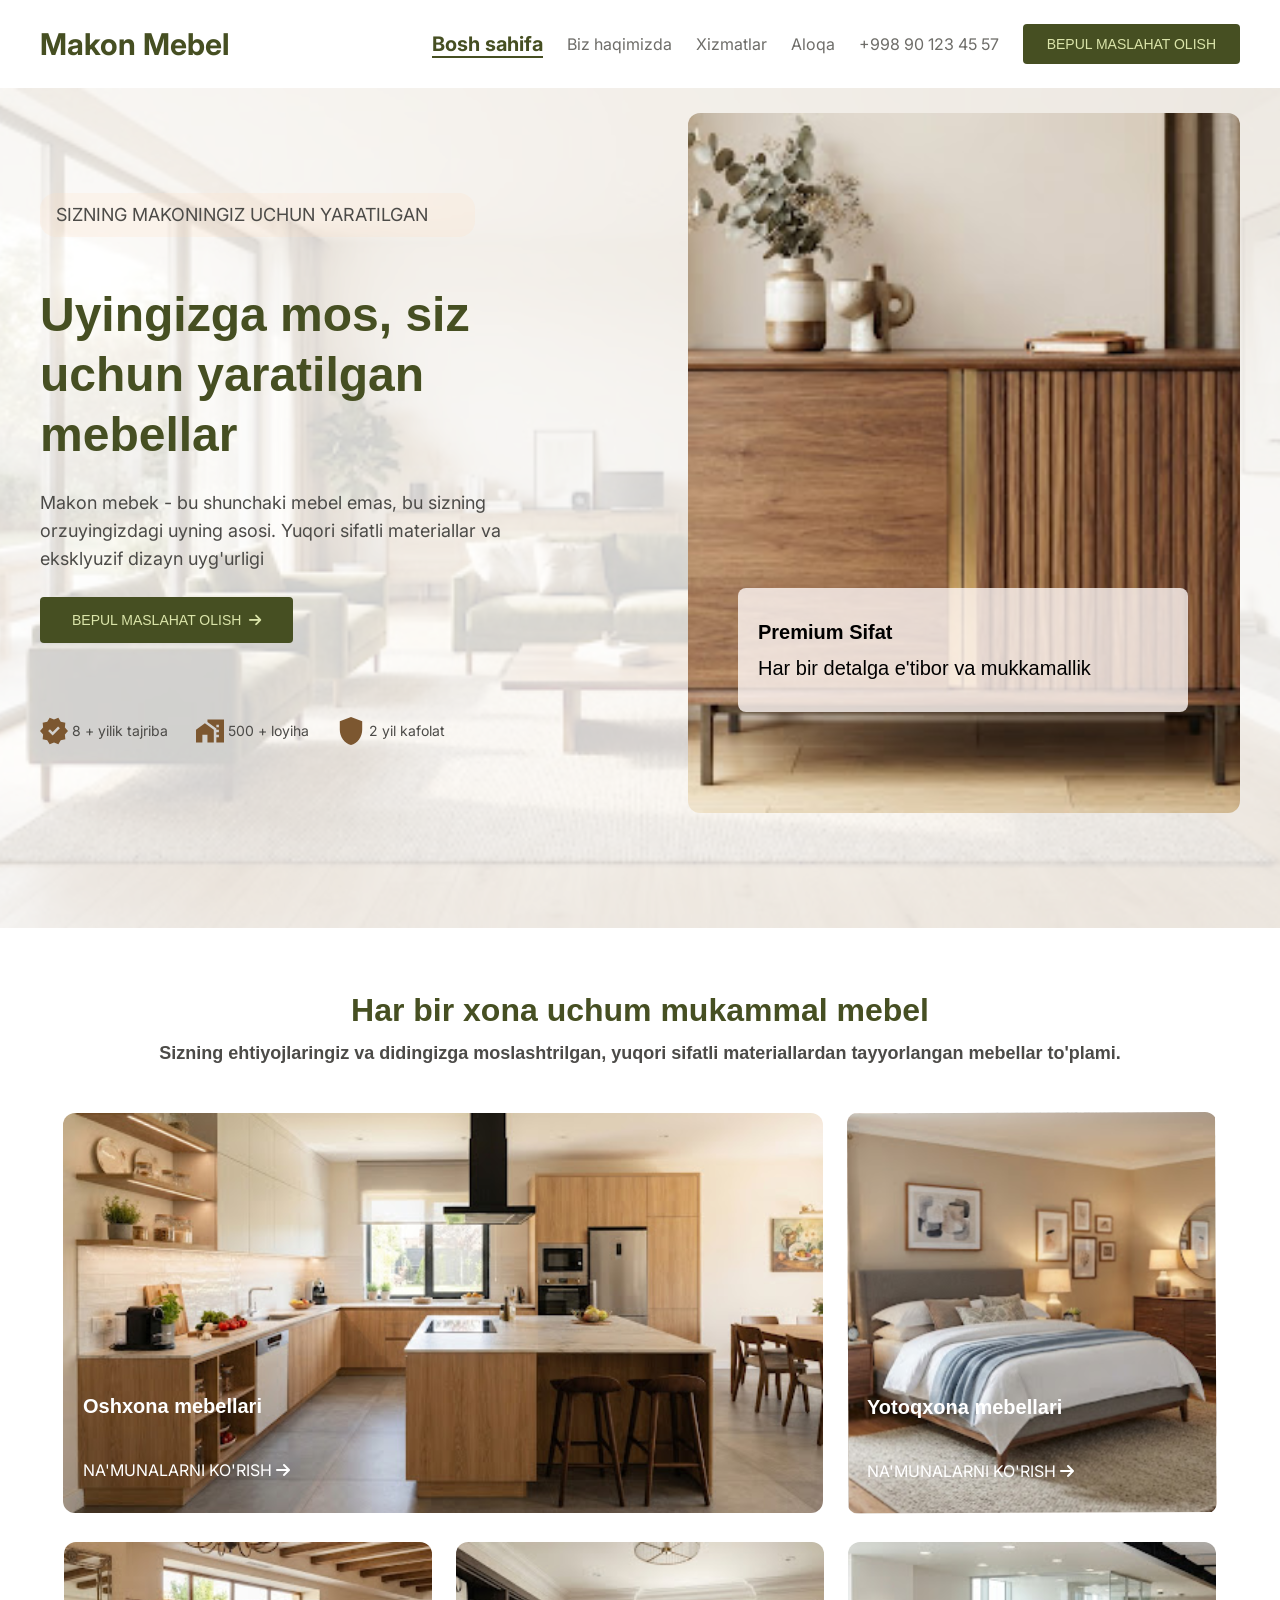
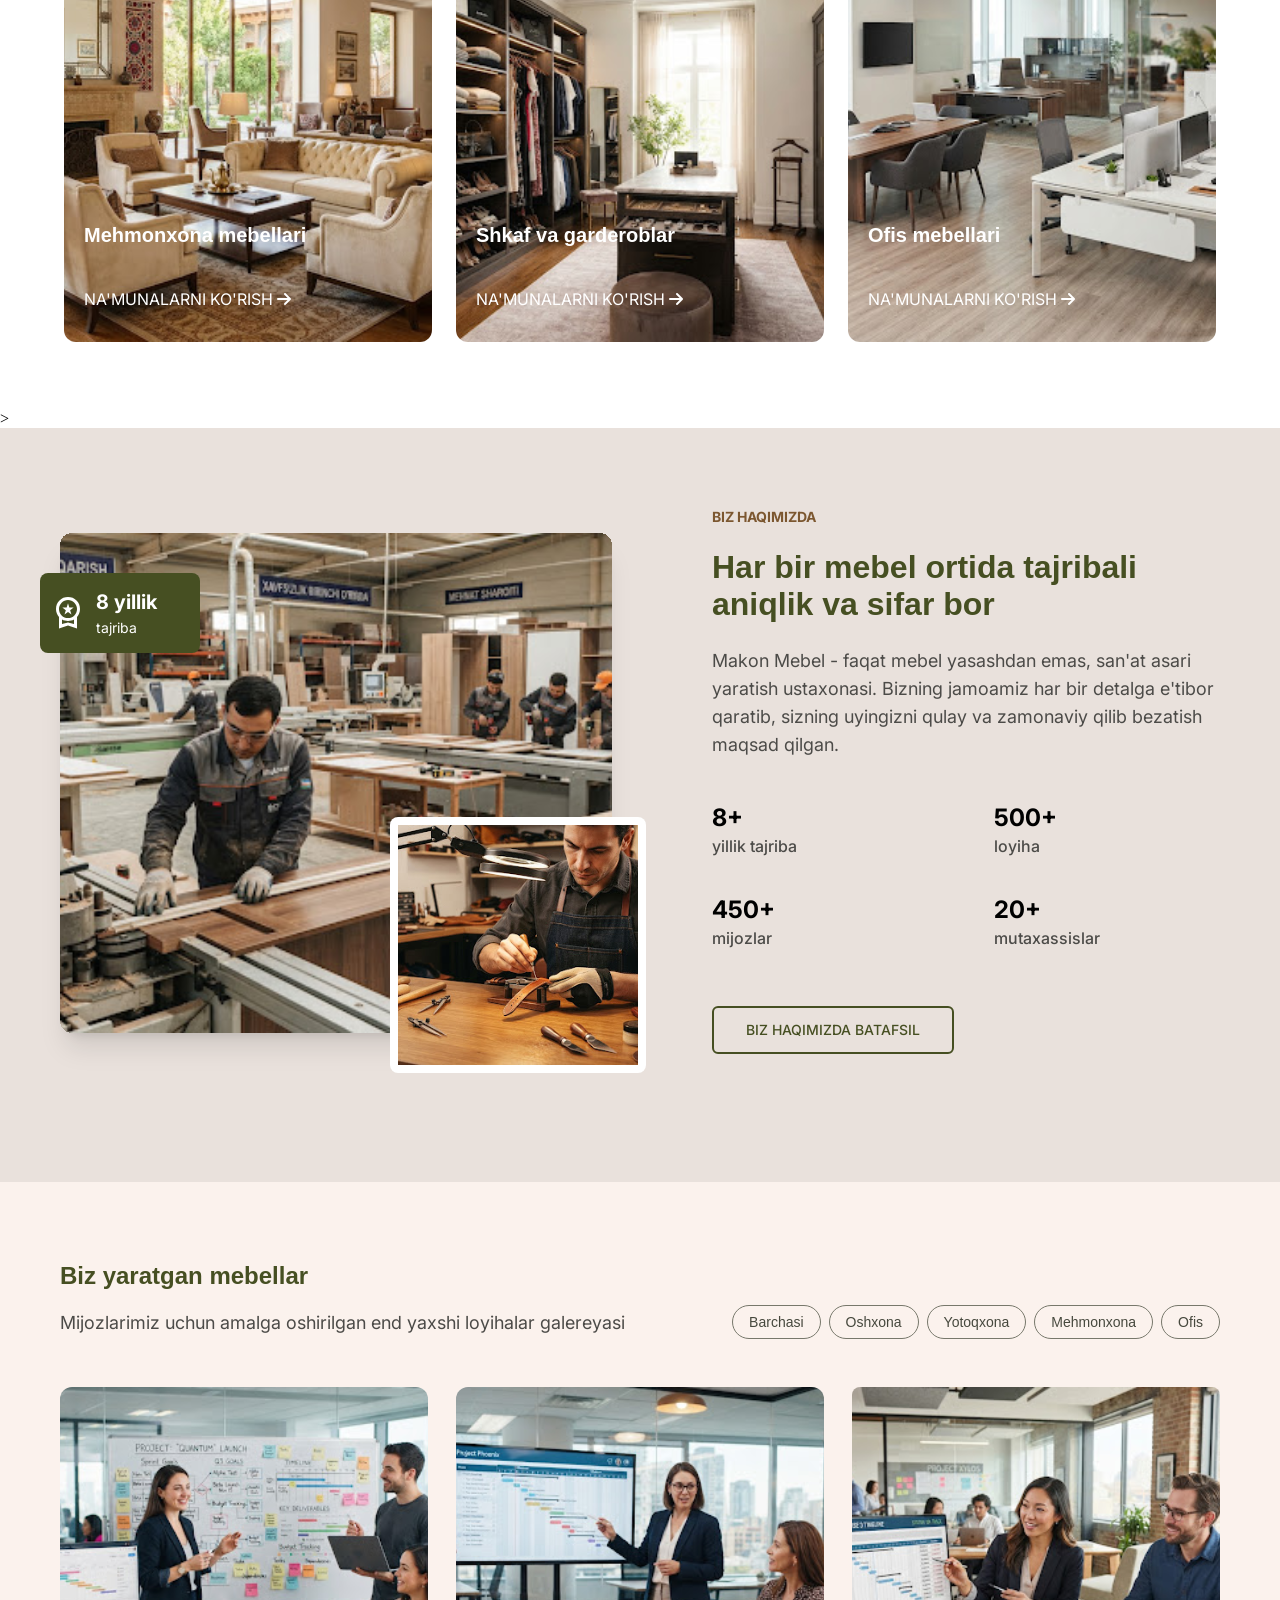
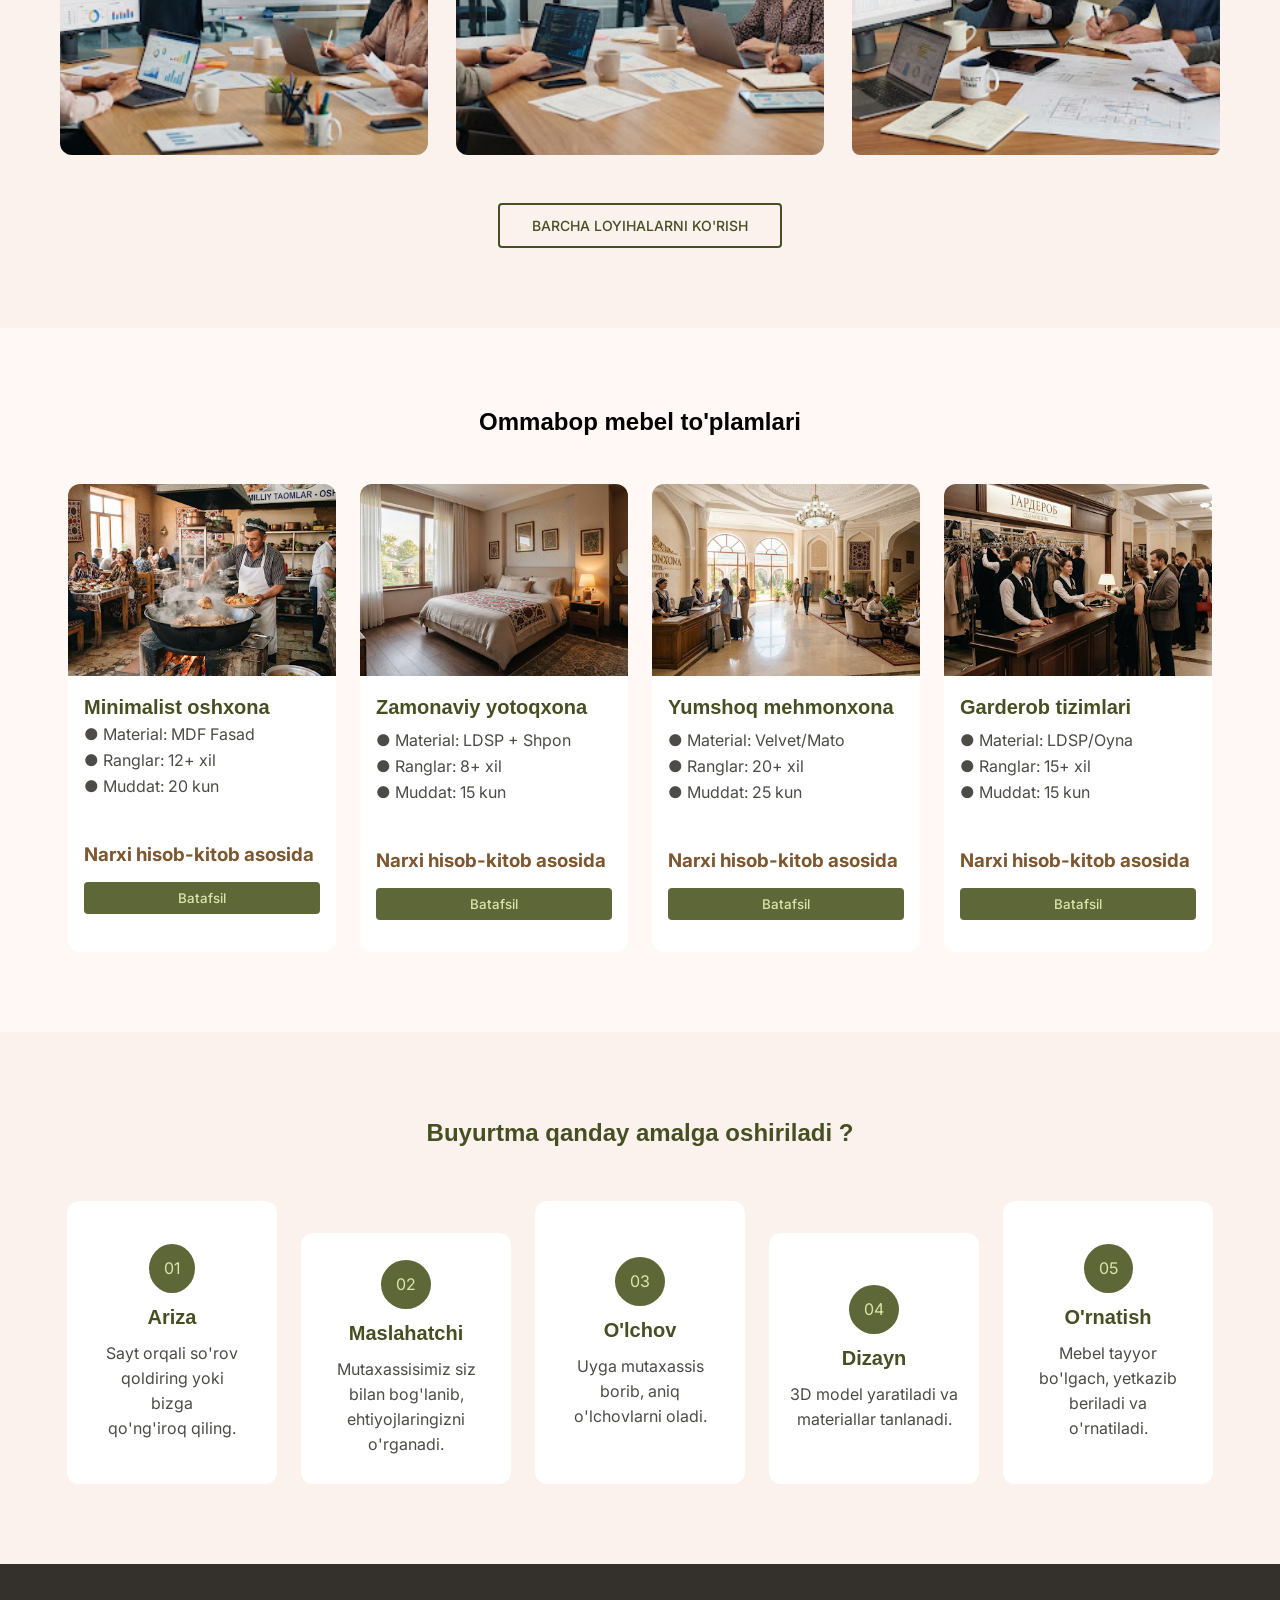
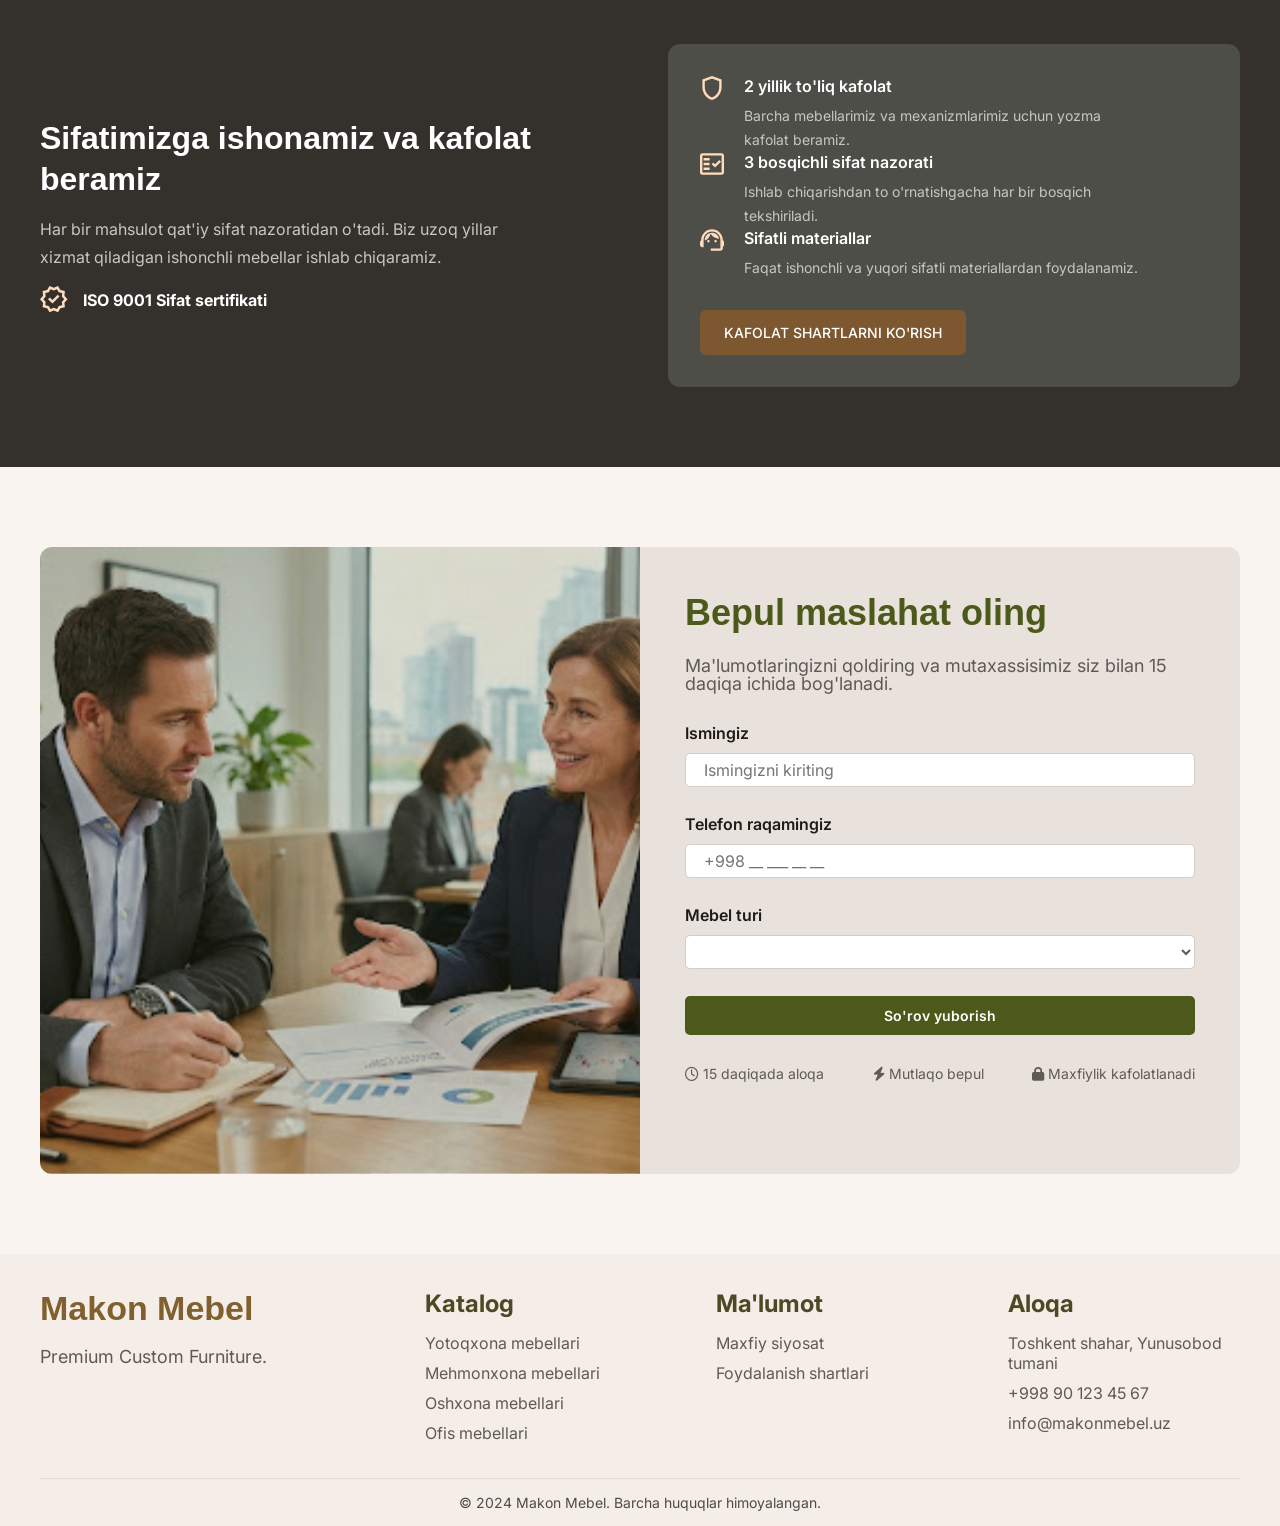
<file: index.html>
<!DOCTYPE html>
<html lang="en">
<head>
    <meta charset="UTF-8">
    <meta name="viewport" content="width=device-width, initial-scale=1.0">
    <link rel="stylesheet" href="https://cdnjs.cloudflare.com/ajax/libs/font-awesome/6.7.2/css/all.min.css">
    <link rel="preconnect" href="https://fonts.googleapis.com">
    <link rel="preconnect" href="https://fonts.gstatic.com" crossorigin>
    <link href="https://fonts.googleapis.com/css2?family=Roboto:wght@400;500;700&display=swap" rel="stylesheet">
    <link href="https://fonts.googleapis.com/css2?family=Inter:wght@400&display=swap" rel="stylesheet">
    <link rel="stylesheet" href="/css/main.css">
    <title>Document</title>
</head>
<body>
    <header class="header">
        <div class="container">
            <div class="header-section">
                <div class="header-section__logoname">
                    <b><h2>
                        Makon Mebel
                    </h2></b>
                    <div class="header-logo__block">
                        M M
                    </div>
                </div>
                <div class="header-section__links">
                    <div class="header-link__item">
                        <a href="./index.html" class="active">Bosh sahifa </a>
                    </div>
                    <div class="header-link__item">
                        <a href="./index/about.html">Biz haqimizda</a>
                    </div>
                    <div class="header-link__item">
                        <a href="./index/services.html">Xizmatlar</a>
                    </div>
                    <div class="header-link__item">
                        <a href="./index/contacts.html">Aloqa</a>
                    </div>
                    <div class="header-section__left">
                        <div class="header-section__contact">
                            +998 90 123 45 57
                        </div>
                        <button class="header-left__btn">
                            BEPUL MASLAHAT OLISH
                        </button>
                    </div>
                </div>
                <div class="header-list__btn">
                    <i class="fa-solid fa-list"></i>
                </div>  
            </div>
        </div>
    </header>
    <main>
        <section class="hero">
            <div class="container">
                <div class="hero-section">
                    <div class="hero-section__items">
                        <div class="hero-section__paragraph">
                            <a><p>SIZNING MAKONINGIZ UCHUN YARATILGAN </p></a>
                        </div>
                        <b><h1>
                            Uyingizga mos, siz <br>
                            uchun yaratilgan  <br>
                            mebellar
                        </b></h1>
                        <p class="hero-block__non">
                            Makon mebek - bu shunchaki mebel emas, bu sizning <br>
                            orzuyingizdagi uyning asosi. Yuqori sifatli materiallar va <br> 
                            eksklyuzif dizayn uyg'urligi
                        </p>
                        <p class="hero-block__paragraph">
                            Makon mebek -bu shunchaki mebel emas, bu sizning<br>
                            orzuyingizdagi uyning asosi. Yuqori sifatli materiallar va<br> eksklyuzif dizayn uyg'urligi
                        </p>
                        <div class="hero-section__btn">
                            <button>BEPUL MASLAHAT OLISH <i class="fa-solid fa-arrow-right"></i></button>
                        </div>
                        <div class="hero-section__logs">
                            <div class="hero-logs__items">                            
                                <img src="/images.img/Icon-item_icon3.svg" alt="home-item_icon">
                                <p>8 + yilik tajriba</p>
                            </div>
                            <div class="hero-logs__items">
                                <img src="/images.img/home-item_icon2.svg" alt="home-item_icon2">
                                <p>500 + loyiha</p>
                            </div>
                            <div class="hero-logs__items">
                                <img src="/images.img/home-item_icon.svg" alt="home-icon">
                                <p>2 yil kafolat</p>
                            </div>
                        </div>
                    </div>
                    <div class="hero-section__left">
                        <img src="/images.img/hero-section__img.svg" alt="hero-section__img">
                        <div class="hero-left__textx">
                            <b><p class="left-text__p">Premium Sifat</p></b>
                            <p>Har bir detalga e'tibor va mukkamallik</p>
                        </div>
                    </div>
                </div>
            </div>
        </section>
        <section class="furniture">
            <div class="container">
                <div class="furniture-section">
                    <div class="furniture-section__items">
                        <h2>Har bir xona uchum mukammal mebel</h2>
                        <p>Sizning ehtiyojlaringiz va didingizga moslashtrilgan, yuqori sifatli materiallardan tayyorlangan mebellar to'plami.</p>
                    </div>
                    <div class="furniture-section__cards">
                        <div class="furniture-section__card">
                            <img src="/images.img/product-card__img1.svg" alt="product-card__img1">
                            <div class="furnitura-card__items">
                                <h3>Oshxona mebellari</h3>
                                <p>NA'MUNALARNI KO'RISH <i class="fa-solid fa-arrow-right"></i> </p>
                            </div>
                        </div>
                        <div class="furniture-section__card">
                            <img src="/images.img/product-card__img2.svg" alt="product-card__img2">
                            <div class="furnitura-card__items">
                                <h3>Yotoqxona mebellari</h3>
                                <p>NA'MUNALARNI KO'RISH <i class="fa-solid fa-arrow-right"></i> </p>
                            </div>
                        </div>
                        <div class="furniture-section__card">
                            <img src="/images.img/product-card__img3.svg" alt="product-card__img3">
                            <div class="furnitura-card__items">
                                <h3>Mehmonxona mebellari</h3>
                                <p>NA'MUNALARNI KO'RISH <i class="fa-solid fa-arrow-right"></i> </p>
                            </div>
                        </div>
                        <div class="furniture-section__card">
                            <img src="/images.img/product-card__img4.svg" alt="product-card__img4">
                            <div class="furnitura-card__items">
                                <h3>Shkaf va garderoblar</h3>
                                <p>NA'MUNALARNI KO'RISH <i class="fa-solid fa-arrow-right"></i> </p>
                            </div>
                        </div>
                        <div class="furniture-section__card">
                            <img src="/images.img/product-card__img5.svg" alt="product-card__img5">
                            <div class="furnitura-card__items">
                                <h3>Ofis mebellari</h3>
                                <p>NA'MUNALARNI KO'RISH <i class="fa-solid fa-arrow-right"></i> </p>
                            </div>
                        </div>
                    </div>
                </div>
            </div>
        </section>>
        <section class="info">
            <div class="container">
                <div class="info-section">
                    <div class="info-section__cards"> 
                        <img src="/images.img/info-section__img.svg" alt="info-section__img">
                        <div class="info-mini__card">
                            <div class="info-card__items">
                                <img src="/images.img/info-mini__icon.svg" alt="info-mini__icon">
                                <div class="info-card__item">
                                    <h3>8 yillik</h3>
                                    <p>tajriba</p>
                                </div>
                            </div>
                            <div class="info-mini__img">
                                <img src="/images.img/info-mini__img.svg" alt="info-mini__card">
                            </div>
                        </div>
                    </div>
                    <div>
                        <div class="info-section__left">
                            <h4>BIZ HAQIMIZDA</h4>
                            <h2>Har bir mebel ortida tajribali aniqlik va sifar bor </h2>
                            <p>
                                Makon Mebel - faqat mebel yasashdan emas, san'at asari 
                                yaratish ustaxonasi. Bizning jamoamiz har bir detalga 
                                e'tibor  qaratib, sizning uyingizni qulay va zamonaviy  qilib 
                                bezatish maqsad qilgan. 
                            </p>
                            <div class="info-left__numbers">
                                <div class="info-left__number">
                                    <h1>8+</h1>
                                    <p>yillik tajriba</p>
                                </div>
                                <div class="info-left__number">
                                    <h1>500+</h1>
                                    <p>loyiha</p>
                                </div>
                                <div class="info-left__number">
                                    <h1>450+</h1>
                                    <p>mijozlar</p>
                                </div>
                                <div class="info-left__number">
                                    <h1>20+</h1>
                                    <p>mutaxassislar</p>
                                </div>
                            </div>
                            <div class="info-left__btn">
                                <button>BIZ HAQIMIZDA BATAFSIL</button>
                            </div>
                        </div>
                    </div>
                </div>
            </div>
        </section>
        <section class="our">
            <div class="container">
                <div class="our-section">
                    <div class="our-section__items">
                        <h1>Biz yaratgan mebellar</h1>
                        <div class="our-section__item">
                            <h3>Mijozlarimiz uchun amalga oshirilgan end yaxshi loyihalar galereyasi</h3>
                            <div class="our-item__btn">
                                <button>Barchasi</button>
                                <button>Oshxona</button>
                                <button>Yotoqxona</button>
                                <button>Mehmonxona</button>
                                <button>Ofis</button>
                            </div>
                        </div>
                    </div>
                    <div class="our-section__img"> 
                        <img src="/images.img/our-content__img1.svg" alt="our-content__img1" class="our-img__card1">
                        <img src="/images.img/our-content__img2.svg" alt="our-content__img2" class="our-img__card2">
                        <img src="/images.img/our-content__img3.svg" alt="our-content__img3" class="our-img__card3">
                    </div>
                    <div class="our-section__btn">
                        <button>BARCHA LOYIHALARNI KO'RISH</button>
                    </div>
                </div>
            </div>
        </section>
        <section class="categories">
            <div class="container">
                <div class="categories-section">
                    <div class="categories-section__items">
                        <h1>Ommabop mebel to'plamlari</h1>
                        <div class="categories-items__cards">
                            <div class="categories-item__cards">
                                <img src="/images.img/card-img__one.svg" alt="card-img__one">
                                <div class="categories-cards__texts">
                                    <div class="categories-card_text">
                                        <h2>Minimalist oshxona</h2>
                                        <div class="categories-card__paragraph">
                                            <p>● Material: MDF Fasad</p>
                                            <p>● Ranglar: 12+ xil</p>
                                            <p>● Muddat: 20 kun</p>
                                        </div>
                                    </div>
                                    <div class="categories-card__btn">
                                        <h3>Narxi hisob-kitob asosida</h3>
                                        <button>Batafsil</button>
                                    </div>
                                </div>
                            </div>
                            <div class="categories-item__cards">
                                <img src="/images.img/card-img_two.svg" alt="card-img_two">
                                <div class="categories-cards__texts">
                                    <h2>Zamonaviy yotoqxona</h2>
                                    <div class="categories-card__paragraph">
                                        <p>● Material: LDSP + Shpon</p>
                                        <p>● Ranglar: 8+ xil</p>
                                        <p>● Muddat: 15 kun</p>
                                    </div>
                                    <div class="categories-card__btn">
                                        <h3>Narxi hisob-kitob asosida</h3>
                                        <button>Batafsil</button>
                                    </div>
                                </div>
                            </div>
                            <div class="categories-item__cards">
                                <img src="/images.img/card-img__thee.svg" alt="card-img__thee">
                                <div class="categories-cards__texts">
                                    <h2>Yumshoq mehmonxona</h2>
                                    <div class="categories-card__paragraph">
                                        <p>● Material: Velvet/Mato</p>
                                        <p>● Ranglar: 20+ xil</p>
                                        <p>● Muddat: 25 kun</p>
                                    </div>
                                    <div class="categories-card__btn">
                                        <h3>Narxi hisob-kitob asosida</h3>
                                        <button>Batafsil</button>
                                    </div>
                                </div>
                            </div>
                            <div class="categories-item__cards">
                                <img src="/images.img/card-img__four.svg" alt="card-img__four">
                                <div class="categories-cards__texts">
                                    <h2>Garderob tizimlari</h2>
                                    <div class="categories-card__paragraph">
                                        <p>● Material: LDSP/Oyna</p>
                                        <p>● Ranglar: 15+ xil</p>
                                        <p>● Muddat: 15 kun</p>
                                    </div>
                                    <div class="categories-card__btn">
                                        <h3>Narxi hisob-kitob asosida</h3>
                                        <button>Batafsil</button>
                                    </div>
                                </div>
                            </div>
                        </div>
                    </div>
                </div>
            </div>
        </section>
        <section class="services">
            <div class="container">
                <div class="services-section">
                    <h1>Buyurtma qanday amalga oshiriladi ?</h1>
                    <div class="services-section__cards">
                        <div class="services-section__card">
                            <div class="services-section__bgnumber"> 
                                <p>01</p>
                            </div>
                            <h2>Ariza</h2>
                            <p>Sayt orqali so'rov <br> qoldiring yoki bizga<br>qo'ng'iroq qiling.</p>
                        </div>
                        <div class="services-section__cardd">
                            <div class="services-section__bgnumber">
                                <p>02</p>
                            </div>
                            <h2>Maslahatchi</h2>
                            <p>Mutaxassisimiz siz bilan bog'lanib, ehtiyojlaringizni o'rganadi.</p>
                        </div>
                        <div class="services-section__card">
                            <div class="services-section__bgnumber">
                                <p>03</p>
                            </div>
                            <h2>O'lchov</h2>
                            <p>Uyga mutaxassis borib, aniq o'lchovlarni oladi.</p>
                        </div>
                        <div class="services-section__cardd">
                            <div class="services-section__bgnumber">
                                <p>04</p>
                            </div>
                            <h2>Dizayn</h2>
                            <p>3D model yaratiladi va materiallar tanlanadi.</p>
                        </div>
                        <div class="services-section__card">
                            <div class="services-section__bgnumber">
                                <p>05</p>
                            </div>
                            <h2>O'rnatish</h2>
                            <p>Mebel tayyor bo'lgach, yetkazib beriladi va o'rnatiladi.</p>
                        </div>
                    </div>
                </div> 
            </div>
        </section>
        <section class="sertifikat">
            <div class="container">
                <div class="sertifikat-section">
                    <div class="sertifikat-section__right">
                        <h2>Sifatimizga ishonamiz va kafolat <br> beramiz</h2>
                        <p>Har bir mahsulot qat'iy sifat nazoratidan o'tadi. Biz uzoq yillar <br> xizmat qiladigan ishonchli mebellar ishlab chiqaramiz.</p>
                        <div class="sertifikat-right__items">
                            <img src="/images.img/icon-sertifkat__img.svg" alt="icon-sertifkat__img">
                            <h2>ISO 9001 Sifat sertifikati</h2>
                        </div>
                    </div>
                    <div class="sertifikat-section__left">
                        <div class="sertifikat-left__items">
                            <div>
                                <img src="/images.img/sertifikat-left__icon.svg" alt="sertifikat-left__icon">
                                <div>
                                    <h3>2 yillik to'liq kafolat</h3>
                                    <p>Barcha mebellarimiz va mexanizmlarimiz uchun yozma <br> kafolat beramiz.</p>
                                </div>
                            </div>
                            <div>
                                <img src="/images.img/sertifikat-item__icon.svg" alt="sertifikat-item__icon">
                                <div>
                                    <h3>3 bosqichli sifat nazorati</h3>
                                    <p>Ishlab chiqarishdan to o'rnatishgacha har bir bosqich <br> tekshiriladi.</p>
                                </div>
                            </div>
                            <div>
                                <img src="/images.img/sertifikat-left__icon3.svg" alt="sertifikat-left__icon3">
                                <div>
                                    <h3>Sifatli materiallar</h3>
                                    <p>
                                        Faqat ishonchli va yuqori sifatli materiallardan
                                        foydalanamiz.
                                    </p>
                                </div>
                            </div>
                        </div>
                        <button>KAFOLAT SHARTLARNI KO'RISH</button>
                    </div>
                </div>
            </div>
        </section>
        <section class="contact">
            <div class="container">
                <div class="contact-section">

                <div class="contact-section__img">
                    <img src="/images.img/contact-section__img.svg" alt="contact-section__img">
                </div>

                <div class="contact-section__form">

                    <h2>Bepul maslahat oling</h2>

                    <p>
                        Ma'lumotlaringizni qoldiring va mutaxassisimiz
                        siz bilan 15 daqiqa ichida bog'lanadi.
                    </p>

                <div class="contact-form__item">
                    <label>Ismingiz</label>
                    <input type="text" placeholder="Ismingizni kiriting">
                </div>

                <div class="contact-form__item">
                    <label>Telefon raqamingiz</label>
                    <input type="tel" placeholder="+998 __ ___ __ __">
                </div>

                <div class="contact-form__item">
                    <label>Mebel turi</label>
                    <select>
                        <option>Oshxona mebeli</option>
                        <option>Yotoqxona mebeli</option>
                        <option>Mehmonxona mebeli</option>
                        <option>Ofis mebeli</option>
                    </select>
                </div>

                <button class="contact-form__btn">
                    So'rov yuborish
                </button>

                <div class="contact-form__info">
                    <span>
                        <i class="fa-regular fa-clock"></i>
                        15 daqiqada aloqa
                    </span>

                    <span>
                        <i class="fa-solid fa-bolt"></i>
                        Mutlaqo bepul
                    </span>

                    <span>
                        <i class="fa-solid fa-lock"></i>
                        Maxfiylik kafolatlanadi
                    </span>
                </div>

            </div>

            </div>
        </div>
    </section>
        <script src="/js/main.js"></script>
    </main>    
    <footer class="footer">
    <div class="container">
        <div class="footer-section">
            <div class="footer-section__logo">
                <h2>Makon Mebel</h2>
                <p>Premium Custom Furniture.</p>
            </div>

            <div class="footer-section__item">
                <h3>Katalog</h3>
                <a href="#">Yotoqxona mebellari</a>
                <a href="#">Mehmonxona mebellari</a>
                <a href="#">Oshxona mebellari</a>
                <a href="#">Ofis mebellari</a>
            </div>

            <div class="footer-section__item">
                <h3>Ma'lumot</h3>
                <a href="#">Maxfiy siyosat</a>
                <a href="#">Foydalanish shartlari</a>
            </div>

            <div class="footer-section__item">
                <h3>Aloqa</h3>
                <p>Toshkent shahar, Yunusobod tumani</p>
                <a href="tel:+998901234567">+998 90 123 45 67</a>
                <a href="mailto:info@makonmebel.uz">info@makonmebel.uz</a>
            </div>

        </div>

        <div class="footer-bottom">
            <p>© 2024 Makon Mebel. Barcha huquqlar himoyalangan.</p>
        </div>
    </div>
</footer>
<script src="./js/main.js"></script>
</body>
</html>
</file>
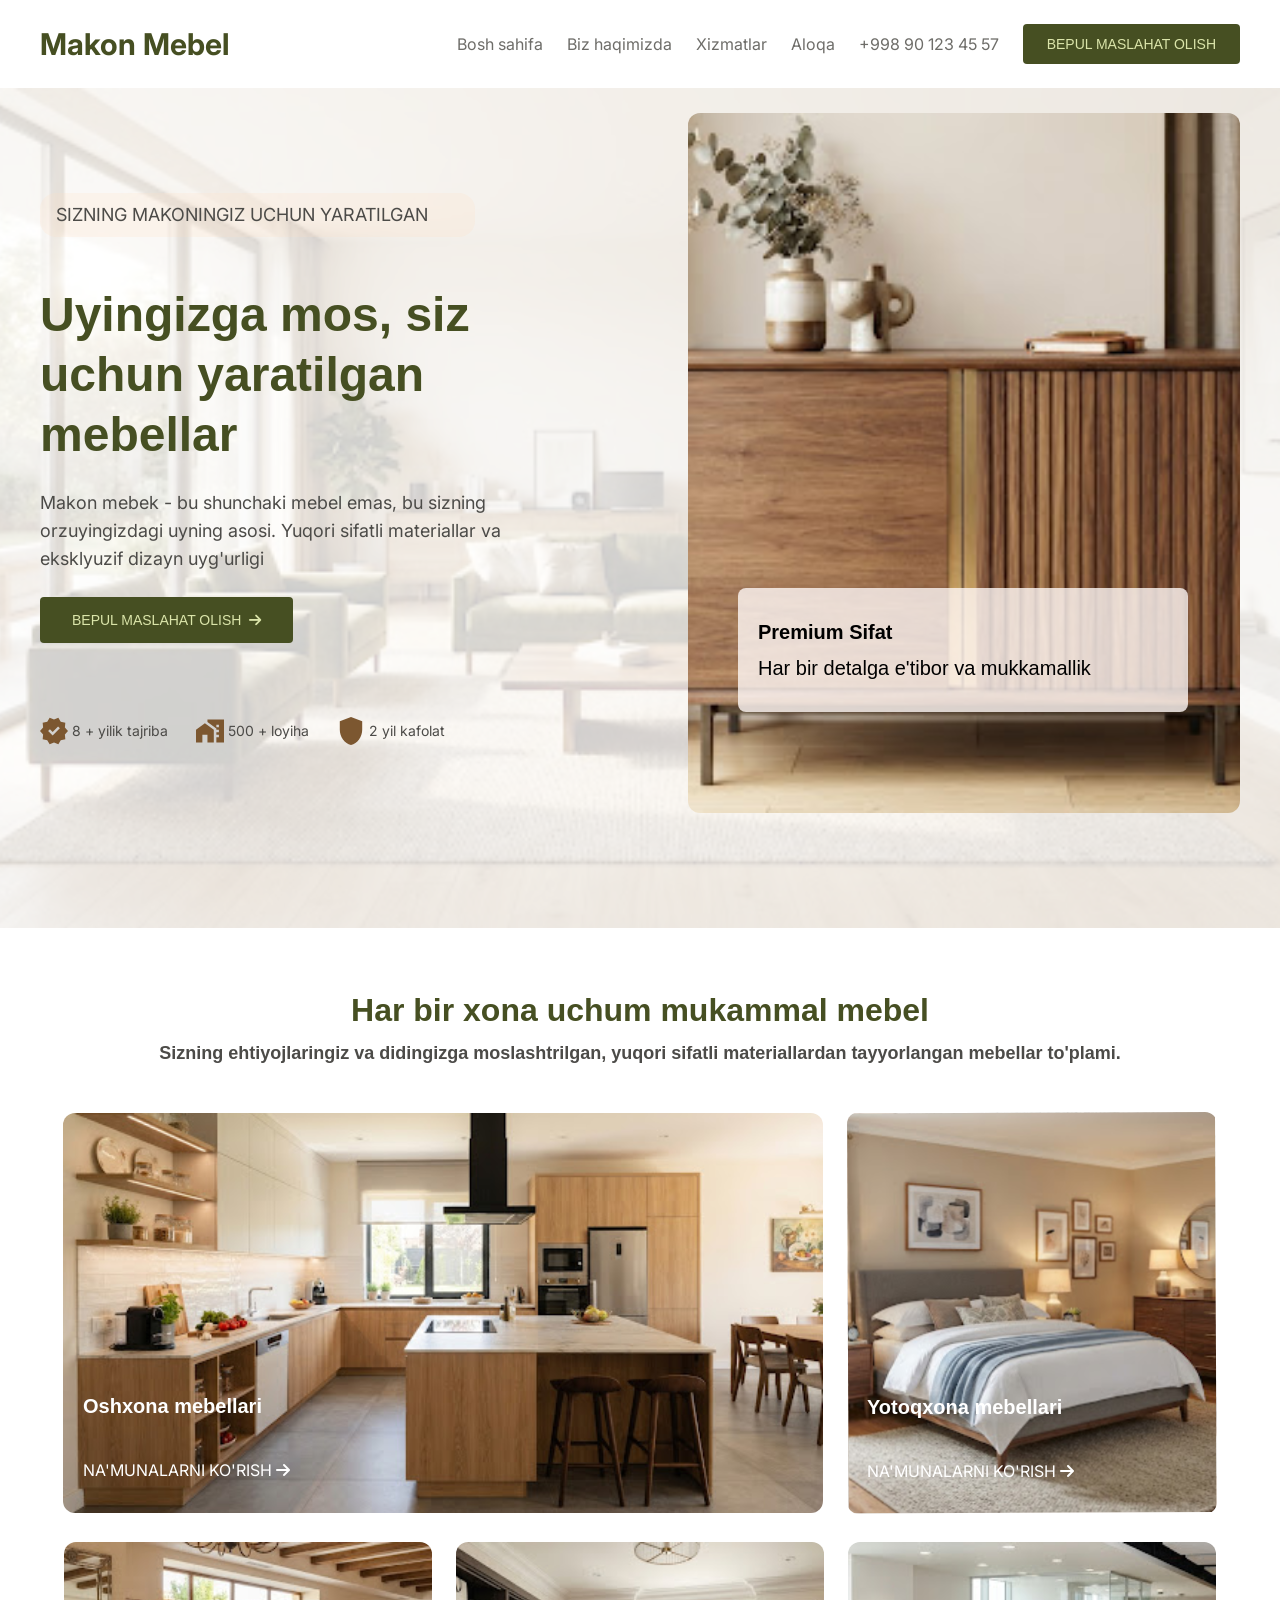
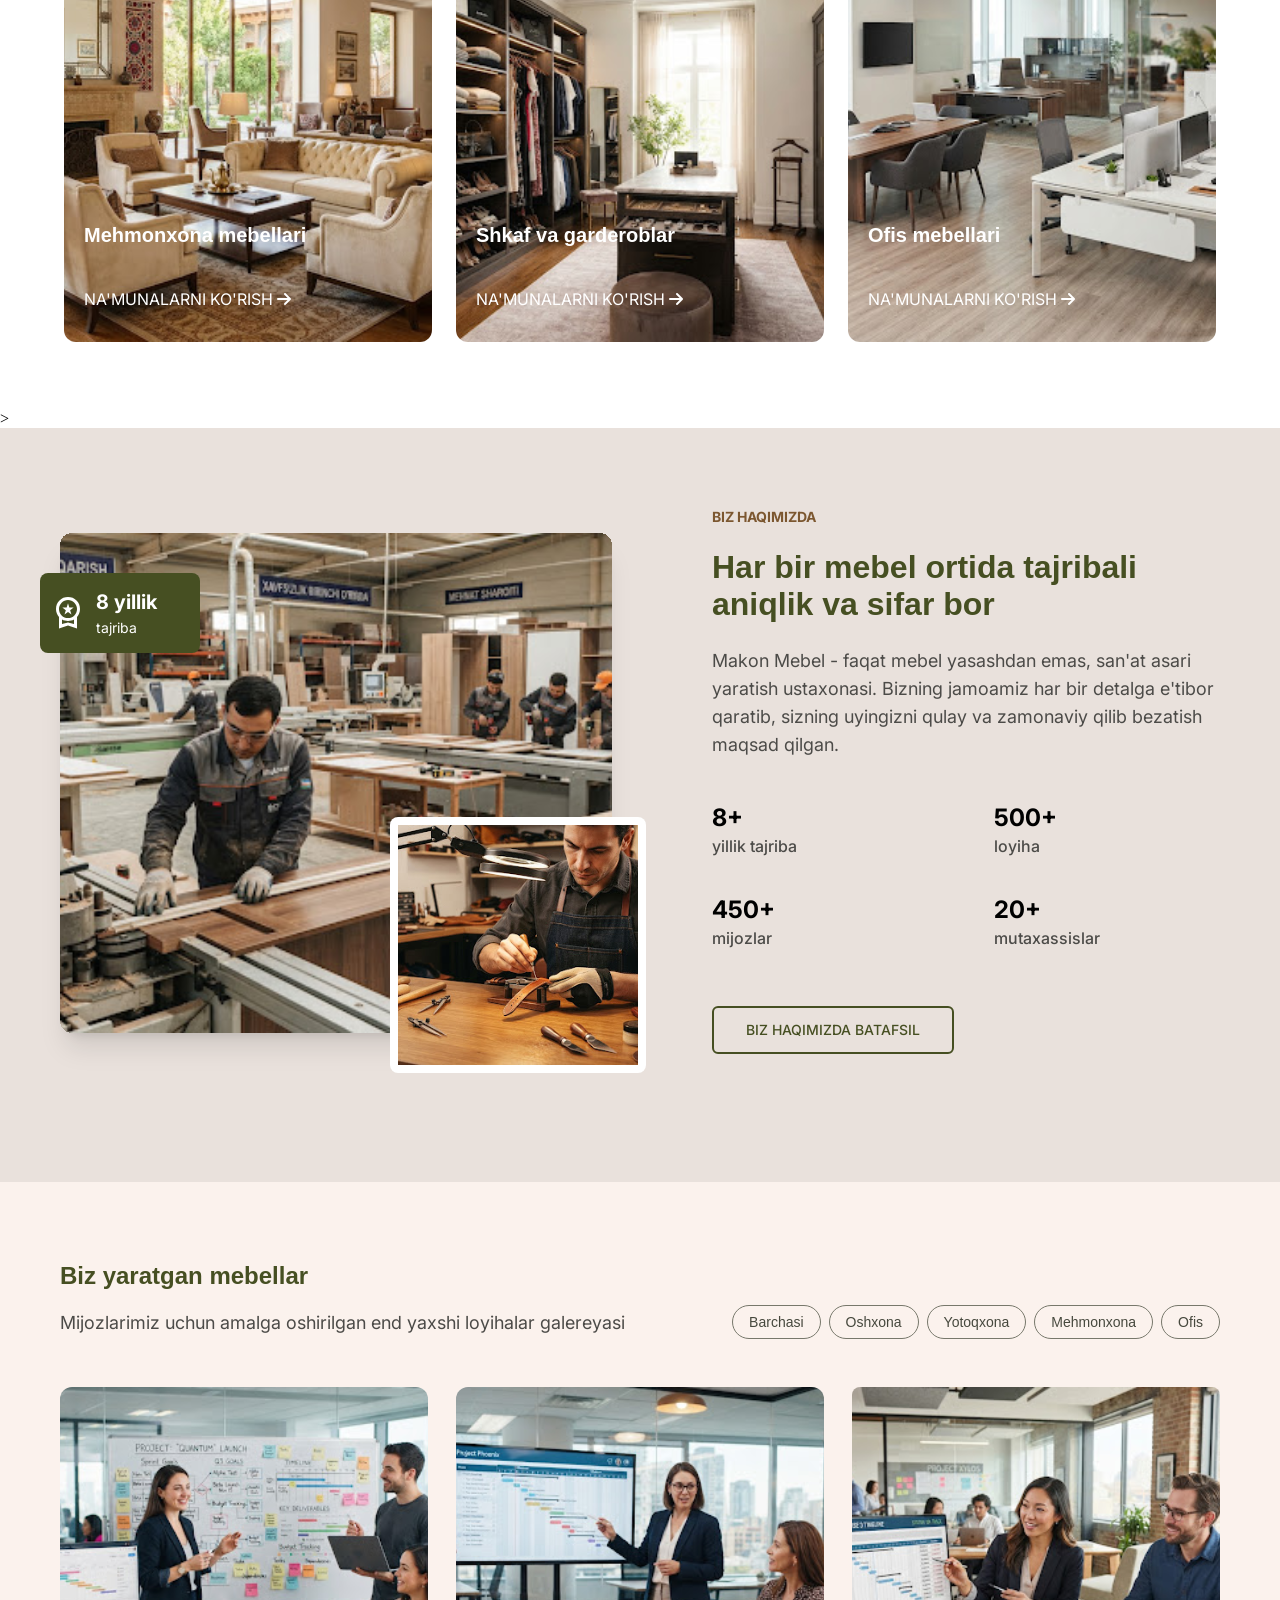
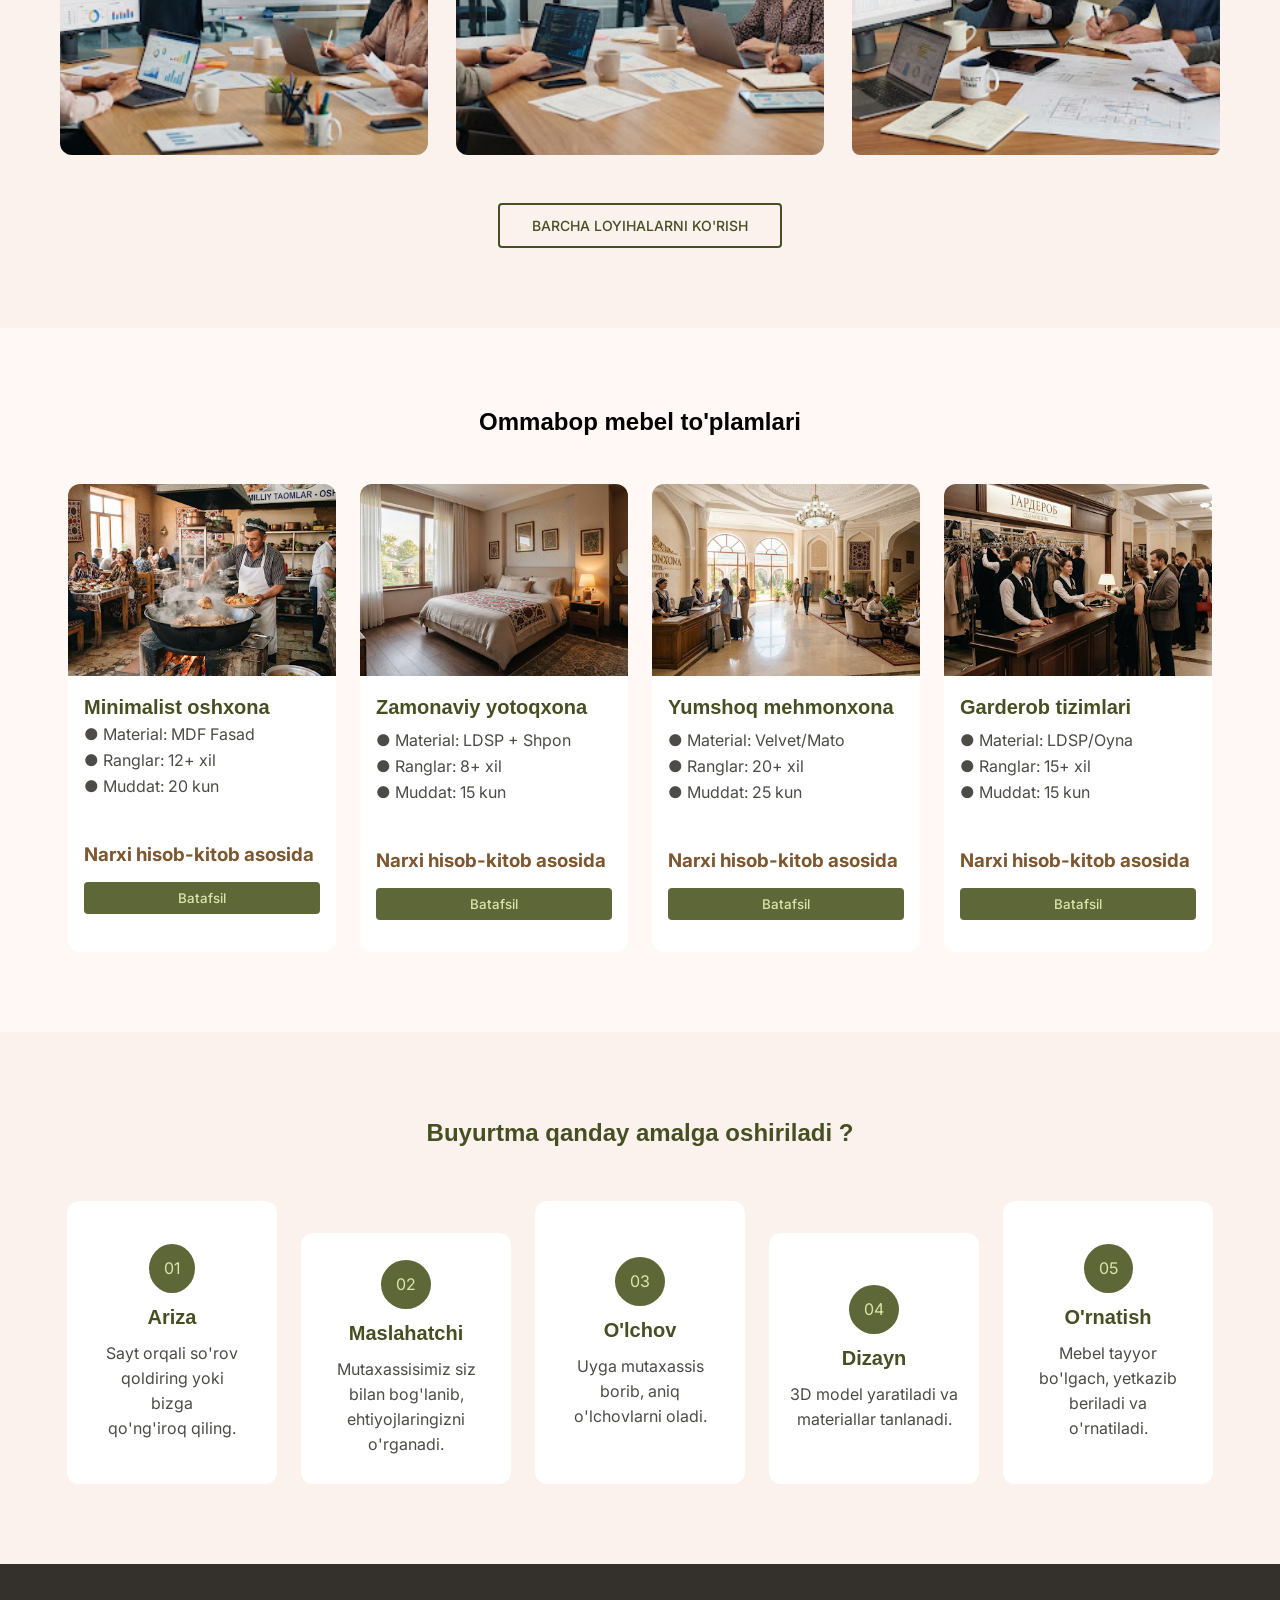
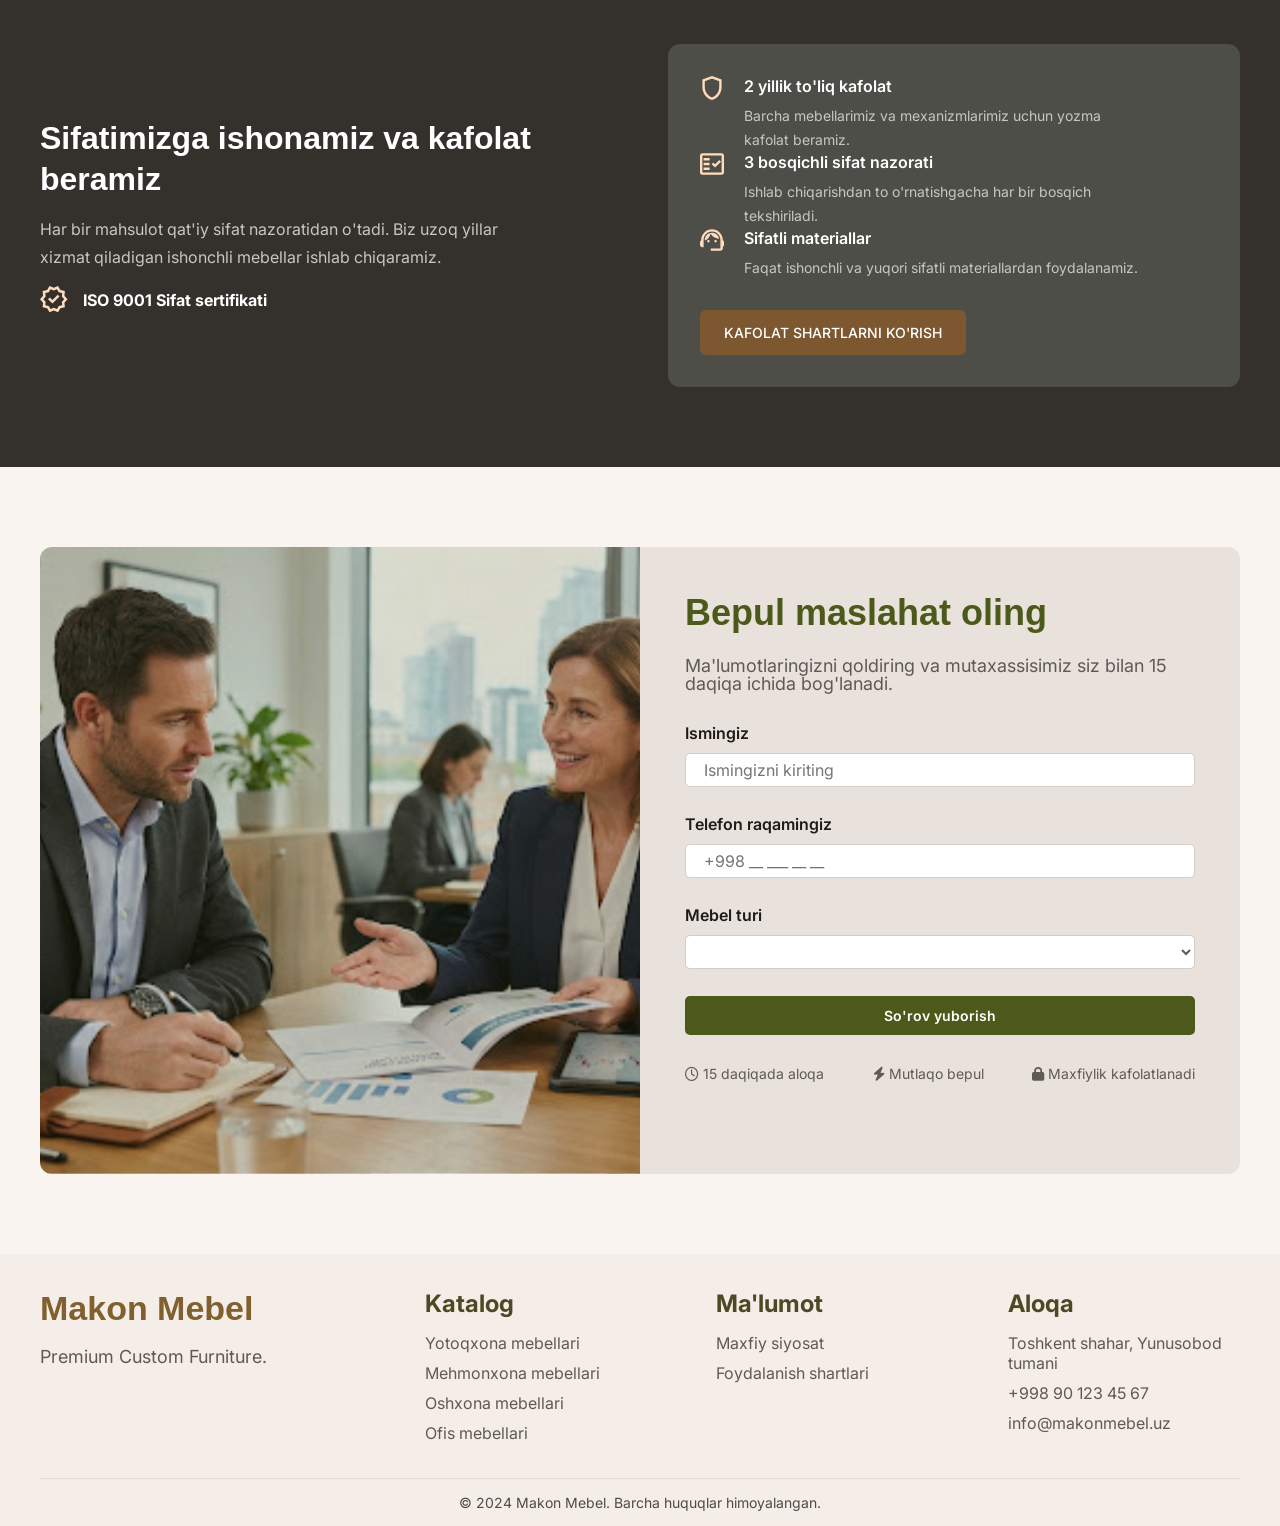
<file: index/index.html>
<!DOCTYPE html>
<html lang="en">
<head>
    <meta charset="UTF-8">
    <meta name="viewport" content="width=device-width, initial-scale=1.0">
    <link rel="stylesheet" href="https://cdnjs.cloudflare.com/ajax/libs/font-awesome/6.7.2/css/all.min.css">
    <link rel="preconnect" href="https://fonts.googleapis.com">
    <link rel="preconnect" href="https://fonts.gstatic.com" crossorigin>
    <link href="https://fonts.googleapis.com/css2?family=Roboto:wght@400;500;700&display=swap" rel="stylesheet">
    <link href="https://fonts.googleapis.com/css2?family=Inter:wght@400&display=swap" rel="stylesheet">
    <link rel="stylesheet" href="/css/main.css">
    <title>Document</title>
</head>
<body>
    <header class="header">
        <div class="container">
            <div class="header-section">
                <div class="header-section__logoname">
                    <b><h2>
                        Makon Mebel
                    </h2></b>
                    <div class="header-logo__block">
                        M M
                    </div>
                </div>
                <div class="header-section__links">
                    <div class="header-link__item">
                        <a href="#">Bosh sahifa </a>
                    </div>
                    <div class="header-link__item">
                        <a href="#">Biz haqimizda</a>
                    </div>
                    <div class="header-link__item">
                        <a href="#">Xizmatlar</a>
                    </div>
                    <div class="header-link__item">
                        <a href="#">Aloqa</a>
                    </div>
                    <div class="header-section__left">
                        <div class="header-section__contact">
                            +998 90 123 45 57
                        </div>
                        <button class="header-left__btn">
                            BEPUL MASLAHAT OLISH
                        </button>
                    </div>
                </div>
                <div class="header-list__btn">
                    <i class="fa-solid fa-list"></i>
                </div>  
            </div>
        </div>
    </header>
    <main>
        <section class="hero">
            <div class="container">
                <div class="hero-section">
                    <div class="hero-section__items">
                        <div class="hero-section__paragraph">
                            <a><p>SIZNING MAKONINGIZ UCHUN YARATILGAN </p></a>
                        </div>
                        <b><h1>
                            Uyingizga mos, siz <br>
                            uchun yaratilgan  <br>
                            mebellar
                        </b></h1>
                        <p class="hero-block__non">
                            Makon mebek - bu shunchaki mebel emas, bu sizning <br>
                            orzuyingizdagi uyning asosi. Yuqori sifatli materiallar va <br> 
                            eksklyuzif dizayn uyg'urligi
                        </p>
                        <p class="hero-block__paragraph">
                            Makon mebek -bu shunchaki mebel emas, bu sizning<br>
                            orzuyingizdagi uyning asosi. Yuqori sifatli materiallar va<br> eksklyuzif dizayn uyg'urligi
                        </p>
                        <div class="hero-section__btn">
                            <button>BEPUL MASLAHAT OLISH <i class="fa-solid fa-arrow-right"></i></button>
                        </div>
                        <div class="hero-section__logs">
                            <div class="hero-logs__items">                            
                                <img src="/images.img/Icon-item_icon3.svg" alt="home-item_icon">
                                <p>8 + yilik tajriba</p>
                            </div>
                            <div class="hero-logs__items">
                                <img src="/images.img/home-item_icon2.svg" alt="home-item_icon2">
                                <p>500 + loyiha</p>
                            </div>
                            <div class="hero-logs__items">
                                <img src="/images.img/home-item_icon.svg" alt="home-icon">
                                <p>2 yil kafolat</p>
                            </div>
                        </div>
                    </div>
                    <div class="hero-section__left">
                        <img src="/images.img/hero-section__img.svg" alt="hero-section__img">
                        <div class="hero-left__textx">
                            <b><p class="left-text__p">Premium Sifat</p></b>
                            <p>Har bir detalga e'tibor va mukkamallik</p>
                        </div>
                    </div>
                </div>
            </div>
        </section>
        <section class="furniture">
            <div class="container">
                <div class="furniture-section">
                    <div class="furniture-section__items">
                        <h2>Har bir xona uchum mukammal mebel</h2>
                        <p>Sizning ehtiyojlaringiz va didingizga moslashtrilgan, yuqori sifatli materiallardan tayyorlangan mebellar to'plami.</p>
                    </div>
                    <div class="furniture-section__cards">
                        <div class="furniture-section__card">
                            <img src="/images.img/product-card__img1.svg" alt="product-card__img1">
                            <div class="furnitura-card__items">
                                <h3>Oshxona mebellari</h3>
                                <p>NA'MUNALARNI KO'RISH <i class="fa-solid fa-arrow-right"></i> </p>
                            </div>
                        </div>
                        <div class="furniture-section__card">
                            <img src="/images.img/product-card__img2.svg" alt="product-card__img2">
                            <div class="furnitura-card__items">
                                <h3>Yotoqxona mebellari</h3>
                                <p>NA'MUNALARNI KO'RISH <i class="fa-solid fa-arrow-right"></i> </p>
                            </div>
                        </div>
                        <div class="furniture-section__card">
                            <img src="/images.img/product-card__img3.svg" alt="product-card__img3">
                            <div class="furnitura-card__items">
                                <h3>Mehmonxona mebellari</h3>
                                <p>NA'MUNALARNI KO'RISH <i class="fa-solid fa-arrow-right"></i> </p>
                            </div>
                        </div>
                        <div class="furniture-section__card">
                            <img src="/images.img/product-card__img4.svg" alt="product-card__img4">
                            <div class="furnitura-card__items">
                                <h3>Shkaf va garderoblar</h3>
                                <p>NA'MUNALARNI KO'RISH <i class="fa-solid fa-arrow-right"></i> </p>
                            </div>
                        </div>
                        <div class="furniture-section__card">
                            <img src="/images.img/product-card__img5.svg" alt="product-card__img5">
                            <div class="furnitura-card__items">
                                <h3>Ofis mebellari</h3>
                                <p>NA'MUNALARNI KO'RISH <i class="fa-solid fa-arrow-right"></i> </p>
                            </div>
                        </div>
                    </div>
                </div>
            </div>
        </section>>
        <section class="info">
            <div class="container">
                <div class="info-section">
                    <div class="info-section__cards"> 
                        <img src="/images.img/info-section__img.svg" alt="info-section__img">
                        <div class="info-mini__card">
                            <div class="info-card__items">
                                <img src="/images.img/info-mini__icon.svg" alt="info-mini__icon">
                                <div class="info-card__item">
                                    <h3>8 yillik</h3>
                                    <p>tajriba</p>
                                </div>
                            </div>
                            <div class="info-mini__img">
                                <img src="/images.img/info-mini__img.svg" alt="info-mini__card">
                            </div>
                        </div>
                    </div>
                    <div>
                        <div class="info-section__left">
                            <h4>BIZ HAQIMIZDA</h4>
                            <h2>Har bir mebel ortida tajribali aniqlik va sifar bor </h2>
                            <p>
                                Makon Mebel - faqat mebel yasashdan emas, san'at asari 
                                yaratish ustaxonasi. Bizning jamoamiz har bir detalga 
                                e'tibor  qaratib, sizning uyingizni qulay va zamonaviy  qilib 
                                bezatish maqsad qilgan. 
                            </p>
                            <div class="info-left__numbers">
                                <div class="info-left__number">
                                    <h1>8+</h1>
                                    <p>yillik tajriba</p>
                                </div>
                                <div class="info-left__number">
                                    <h1>500+</h1>
                                    <p>loyiha</p>
                                </div>
                                <div class="info-left__number">
                                    <h1>450+</h1>
                                    <p>mijozlar</p>
                                </div>
                                <div class="info-left__number">
                                    <h1>20+</h1>
                                    <p>mutaxassislar</p>
                                </div>
                            </div>
                            <div class="info-left__btn">
                                <button>BIZ HAQIMIZDA BATAFSIL</button>
                            </div>
                        </div>
                    </div>
                </div>
            </div>
        </section>
        <section class="our">
            <div class="container">
                <div class="our-section">
                    <div class="our-section__items">
                        <h1>Biz yaratgan mebellar</h1>
                        <div class="our-section__item">
                            <h3>Mijozlarimiz uchun amalga oshirilgan end yaxshi loyihalar galereyasi</h3>
                            <div class="our-item__btn">
                                <button>Barchasi</button>
                                <button>Oshxona</button>
                                <button>Yotoqxona</button>
                                <button>Mehmonxona</button>
                                <button>Ofis</button>
                            </div>
                        </div>
                    </div>
                    <div class="our-section__img"> 
                        <img src="/images.img/our-content__img1.svg" alt="our-content__img1">
                        <img src="/images.img/our-content__img2.svg" alt="our-content__img2">
                        <img src="/images.img/our-content__img3.svg" alt="our-content__img3">
                    </div>
                    <div class="our-section__btn">
                        <button>BARCHA LOYIHALARNI KO'RISH</button>
                    </div>
                </div>
            </div>
        </section>
        <section class="categories">
            <div class="container">
                <div class="categories-section">
                    <div class="categories-section__items">
                        <h1>Ommabop mebel to'plamlari</h1>
                        <div class="categories-items__cards">
                            <div class="categories-item__cards">
                                <img src="/images.img/card-img__one.svg" alt="card-img__one">
                                <div class="categories-cards__texts">
                                    <div class="categories-card_text">
                                        <h2>Minimalist oshxona</h2>
                                        <div class="categories-card__paragraph">
                                            <p>● Material: MDF Fasad</p>
                                            <p>● Ranglar: 12+ xil</p>
                                            <p>● Muddat: 20 kun</p>
                                        </div>
                                    </div>
                                    <div class="categories-card__btn">
                                        <h3>Narxi hisob-kitob asosida</h3>
                                        <button>Batafsil</button>
                                    </div>
                                </div>
                            </div>
                            <div class="categories-item__cards">
                                <img src="/images.img/card-img_two.svg" alt="card-img_two">
                                <div class="categories-cards__texts">
                                    <h2>Zamonaviy yotoqxona</h2>
                                    <div class="categories-card__paragraph">
                                        <p>● Material: LDSP + Shpon</p>
                                        <p>● Ranglar: 8+ xil</p>
                                        <p>● Muddat: 15 kun</p>
                                    </div>
                                    <div class="categories-card__btn">
                                        <h3>Narxi hisob-kitob asosida</h3>
                                        <button>Batafsil</button>
                                    </div>
                                </div>
                            </div>
                            <div class="categories-item__cards">
                                <img src="/images.img/card-img__thee.svg" alt="card-img__thee">
                                <div class="categories-cards__texts">
                                    <h2>Yumshoq mehmonxona</h2>
                                    <div class="categories-card__paragraph">
                                        <p>● Material: Velvet/Mato</p>
                                        <p>● Ranglar: 20+ xil</p>
                                        <p>● Muddat: 25 kun</p>
                                    </div>
                                    <div class="categories-card__btn">
                                        <h3>Narxi hisob-kitob asosida</h3>
                                        <button>Batafsil</button>
                                    </div>
                                </div>
                            </div>
                            <div class="categories-item__cards">
                                <img src="/images.img/card-img__four.svg" alt="card-img__four">
                                <div class="categories-cards__texts">
                                    <h2>Garderob tizimlari</h2>
                                    <div class="categories-card__paragraph">
                                        <p>● Material: LDSP/Oyna</p>
                                        <p>● Ranglar: 15+ xil</p>
                                        <p>● Muddat: 15 kun</p>
                                    </div>
                                    <div class="categories-card__btn">
                                        <h3>Narxi hisob-kitob asosida</h3>
                                        <button>Batafsil</button>
                                    </div>
                                </div>
                            </div>
                        </div>
                    </div>
                </div>
            </div>
        </section>
        <section class="services">
            <div class="container">
                <div class="services-section">
                    <h1>Buyurtma qanday amalga oshiriladi ?</h1>
                    <div class="services-section__cards">
                        <div class="services-section__card">
                            <div class="services-section__bgnumber"> 
                                <p>01</p>
                            </div>
                            <h2>Ariza</h2>
                            <p>Sayt orqali so'rov <br> qoldiring yoki bizga<br>qo'ng'iroq qiling.</p>
                        </div>
                        <div class="services-section__cardd">
                            <div class="services-section__bgnumber">
                                <p>02</p>
                            </div>
                            <h2>Maslahatchi</h2>
                            <p>Mutaxassisimiz siz bilan bog'lanib, ehtiyojlaringizni o'rganadi.</p>
                        </div>
                        <div class="services-section__card">
                            <div class="services-section__bgnumber">
                                <p>03</p>
                            </div>
                            <h2>O'lchov</h2>
                            <p>Uyga mutaxassis borib, aniq o'lchovlarni oladi.</p>
                        </div>
                        <div class="services-section__cardd">
                            <div class="services-section__bgnumber">
                                <p>04</p>
                            </div>
                            <h2>Dizayn</h2>
                            <p>3D model yaratiladi va materiallar tanlanadi.</p>
                        </div>
                        <div class="services-section__card">
                            <div class="services-section__bgnumber">
                                <p>05</p>
                            </div>
                            <h2>O'rnatish</h2>
                            <p>Mebel tayyor bo'lgach, yetkazib beriladi va o'rnatiladi.</p>
                        </div>
                    </div>
                </div> 
            </div>
        </section>
        <section class="sertifikat">
            <div class="container">
                <div class="sertifikat-section">
                    <div class="sertifikat-section__right">
                        <h2>Sifatimizga ishonamiz va kafolat <br> beramiz</h2>
                        <p>Har bir mahsulot qat'iy sifat nazoratidan o'tadi. Biz uzoq yillar <br> xizmat qiladigan ishonchli mebellar ishlab chiqaramiz.</p>
                        <div class="sertifikat-right__items">
                            <img src="/images.img/icon-sertifkat__img.svg" alt="icon-sertifkat__img">
                            <h2>ISO 9001 Sifat sertifikati</h2>
                        </div>
                    </div>
                    <div class="sertifikat-section__left">
                        <div class="sertifikat-left__items">
                            <div>
                                <img src="/images.img/sertifikat-left__icon.svg" alt="sertifikat-left__icon">
                                <div>
                                    <h3>2 yillik to'liq kafolat</h3>
                                    <p>Barcha mebellarimiz va mexanizmlarimiz uchun yozma <br> kafolat beramiz.</p>
                                </div>
                            </div>
                            <div>
                                <img src="/images.img/sertifikat-item__icon.svg" alt="sertifikat-item__icon">
                                <div>
                                    <h3>3 bosqichli sifat nazorati</h3>
                                    <p>Ishlab chiqarishdan to o'rnatishgacha har bir bosqich <br> tekshiriladi.</p>
                                </div>
                            </div>
                            <div>
                                <img src="/images.img/sertifikat-left__icon3.svg" alt="sertifikat-left__icon3">
                                <div>
                                    <h3>Sifatli materiallar</h3>
                                    <p>
                                        Faqat ishonchli va yuqori sifatli materiallardan
                                        foydalanamiz.
                                    </p>
                                </div>
                            </div>
                        </div>
                        <button>KAFOLAT SHARTLARNI KO'RISH</button>
                    </div>
                </div>
            </div>
        </section>
        <section class="contact">
            <div class="container">
                <div class="contact-section">

                <div class="contact-section__img">
                    <img src="/images.img/contact-section__img.svg" alt="contact-section__img">
                </div>

                <div class="contact-section__form">

                    <h2>Bepul maslahat oling</h2>

                    <p>
                        Ma'lumotlaringizni qoldiring va mutaxassisimiz
                        siz bilan 15 daqiqa ichida bog'lanadi.
                    </p>

                <div class="contact-form__item">
                    <label>Ismingiz</label>
                    <input type="text" placeholder="Ismingizni kiriting">
                </div>

                <div class="contact-form__item">
                    <label>Telefon raqamingiz</label>
                    <input type="tel" placeholder="+998 __ ___ __ __">
                </div>

                <div class="contact-form__item">
                    <label>Mebel turi</label>
                    <select>
                        <option>Oshxona mebeli</option>
                        <option>Yotoqxona mebeli</option>
                        <option>Mehmonxona mebeli</option>
                        <option>Ofis mebeli</option>
                    </select>
                </div>

                <button class="contact-form__btn">
                    So'rov yuborish
                </button>

                <div class="contact-form__info">
                    <span>
                        <i class="fa-regular fa-clock"></i>
                        15 daqiqada aloqa
                    </span>

                    <span>
                        <i class="fa-solid fa-bolt"></i>
                        Mutlaqo bepul
                    </span>

                    <span>
                        <i class="fa-solid fa-lock"></i>
                        Maxfiylik kafolatlanadi
                    </span>
                </div>

            </div>

            </div>
        </div>
    </section>
        <script src="/js/main.js"></script>
    </main>    
    <footer class="footer">
    <div class="container">
        <div class="footer-section">

            <div class="footer-section__logo">
                <h2>Makon Mebel</h2>
                <p>Premium Custom Furniture.</p>
            </div>

            <div class="footer-section__item">
                <h3>Katalog</h3>
                <a href="#">Yotoqxona mebellari</a>
                <a href="#">Mehmonxona mebellari</a>
                <a href="#">Oshxona mebellari</a>
                <a href="#">Ofis mebellari</a>
            </div>

            <div class="footer-section__item">
                <h3>Ma'lumot</h3>
                <a href="#">Maxfiy siyosat</a>
                <a href="#">Foydalanish shartlari</a>
            </div>

            <div class="footer-section__item">
                <h3>Aloqa</h3>
                <p>Toshkent shahar, Yunusobod tumani</p>
                <a href="tel:+998901234567">+998 90 123 45 67</a>
                <a href="mailto:info@makonmebel.uz">info@makonmebel.uz</a>
            </div>

        </div>

        <div class="footer-bottom">
            <p>© 2024 Makon Mebel. Barcha huquqlar himoyalangan.</p>
        </div>
    </div>
</footer>
</body>
</html>
</file>
<file: css/main.css>
* {
    margin: 0;
    padding: 0;
    box-sizing: border-box;
}


.container {
    max-width: 1200px;  
    margin: 0 auto;
}

.header-section {
    color: #464F22;
    display: flex;
    justify-content: space-between;
    padding: 24px 0px;
    align-items: center;
    font-family: "Inter", sans-serif;
    font-weight: 400;
}

.header-section__contact {
    font-family: "Inter", sans-serif;
    font-weight: 400;
}

.header-section__logoname  {
    font-weight: bold;
    font-weight: 700;
    line-height: 20px;
    font-size: 20px;
}

.header-logo__block {
    display: none;
}

.header-section__links {
    line-height: 24px;
    font-weight: 400;
    display: flex;
    gap: 24px;
    flex-direction: row;
    align-items: center;
    color: #6e6d69;
    font-size: 16px;
    /* justify-items: center; */
}

.header-list__btn {
    display: none;
}

.header-section__links:hover {
    /* color: #464F22; */
    /* cursor: pointer; */
}

/* .header-link__item:hover  {
    cursor: pointer;
    color:#39411a;
    /* font-size: 18px; */
    transition: 0.2s;
    transform: scale(1.09);
    font-weight: 700;
}    */

.header-link__item {
    position: relative;
    text-decoration: none;
}
/* 
.header-link__item:after {
    content: "";
    position: absolute;
    width: 0;
    height: 2.5px;
    bottom: -4px;
    left: 0;
    background-color: #464F22;
    /* transition: 0.1s;     */
} */

.header-link__item:hover::after {
    width: 100%;
}


.header-section__left {
    display: flex;
    align-items: center;
    gap: 24px;
    line-height: 20px;
    font-weight: 500px;
}

.header-left__btn {
    padding: 12px 24px;
    color: #DBE5AA;
    background-color: #464F22;
    border-radius: 4px;
    border: none;
    font-weight: 20px;
    font-size: 14px;
}

.header-section__font {
    display: none;
}

.header-link__item a {
    font-size: 16px;
    text-decoration: none;
    color: #6e6d69;
}

.header-link__item a.active {
    color: #464F22;
    border-bottom: 2px solid #464F22;
    transition: none;
    transform: none;
    font-weight: 700;
    font-size: 20px;
}


.hero {
    background-image: url(/images.img/hero-section__bg.svg);
    background-repeat: no-repeat;
    height: 840px;
    background-size: cover;
}

.hero-section {
    padding: 25px 0;
    display: flex;
    justify-content: space-between;
}


.hero-section__items {
    margin-top: 80px;
    display: flex;
    flex-direction: column;
    gap: 24px;
}

.hero-section__items p {
    color: #4C4B48;
    font-size: 18px;
    line-height: 28px;
    font-family: "Inter", sans-serif;
    font-weight: 400;
}

.hero-block__paragraph {
    display: none;
}

.hero-section__paragraph {
    width: 435px;
    color: #7C5730;
    font-size: 14px;
    padding: 8px 16px;
    border-radius: 16px;
    line-height: 20px;
    background-color: #FFDCBD33;
    font-family: "Inter", sans-serif;
}

.hero-section__items h1 {
    color: #464F22; 
    font-size: 48px;
    font-weight: 700;
    line-height: 60px;
    font-family: sans-serif;
}

.hero-section__btn button {
    padding-top: 16px;
    display: flex;
    flex-direction: row;
    align-items: center;
    gap: 8px;
    padding: 15px 32px;
    border: none;
    color: #DBE5AA;
    background-color: #464F22;
    border-radius: 4px;
    border: none;
    font-weight: 20px;
    font-size: 14px;
}


.hero-section__logs {
    display: flex;
    flex-direction: row;
    margin-top: 50px;
    gap: 28px;
    font-family: "Inter", sans-serif;
    font-weight: 500;
}

.hero-logs__items {
    display: flex;
    flex-direction: row;
    gap: 4px;
}

.hero-logs__items img {
    width: 28px;
    height: 28px;
}

.hero-logs__items p {
    font-size: 14px;
    white-space: nowrap;
}

.hero-section__left {
    position: relative;
    font-family: "Montserrat", sans-serif;
    font-weight: 600;
}

.hero-section__left img {
    border-radius: 12px
}

.hero-left__textx {
    display: flex;
    flex-direction: column;
    font-weight: 400;
    gap: 8px;
    position: absolute;
    bottom: 105px;
    left: 50px;
    font-size: 20px;
    background-color: #FFF8F5CC;
    border-radius: 8px;
    padding: 30px 20px;
    width: 450px;
    line-height: 28px;
    text-align: start;
    font-family: sans-serif;
}

.left-text__p {
    font-weight: 600;
}

@media only screen and (max-width:780px) {
    .header-section {
        padding: 16px 26px;
    }

    .header-section__links {
        display: none;
    }

    .header-list__btn {
        display: block;
    }

    /* hero section start mobile */ 

    .hero {
        height: 100%;
    }

    .hero-section {
        display: flex;
        flex-direction: column;
    }

    .hero-section__items {
        margin: 10px;
        padding: 30px;
    }

    .hero-section__btn:hover button {
        cursor: pointer;
    }

    .hero-section__items h1 {
        font-size: 36px;
    }

    .hero-section__items p {
        font-size: 14px;
    }

    .hero-block__non {
        display: none;
    }

    .hero-section__paragraph {
        font-size: 10px;
        padding: 6px 12px;
        width: 350px;
        border-radius: 16px;
    }


    .hero-block__paragraph {
        display: block;
        font-size: 14px;
    }

    .hero-section__logs {
        margin-top: 10px;
        gap: 16px;
    }

    .hero-logs__items img {
        width: 22px;
        height: 22px;
    }

    .hero-section__left img {
        width: 100%;
        max-height: 750px;
        border-radius: 18px;
        display: flex;
        align-items: center;
        padding: 16px 38px;
    }
   
    .hero-left__textx {
        font-size: 18px;
        white-space: nowrap;
        line-height: 15px;
        padding: 18px 26px;
        left: 120px;
        bottom:80px
    }

    .hero-section__left {

    }
}

@media only screen and (max-width: 480px) {
    .header-section {
        position: relative;
        padding: 12px 10px;
    }

    .header-section__links {
        display: none;
    }

    .header-section__links.active {
        display: flex;
        flex-direction: column;
        /* align-items: center; */
        gap: 15px;
        position: absolute;
        top: 90px;
        right: 10px;
        width: 100%;
        height: 800px;
        padding: 20px;
        background-color: rgb(179, 189, 173);
        z-index: 100;
    }

    .header-section__left {
        display: none;
        display: flex;
        align-items: center;
    }

    .header-section__links.active .header-section__left {
        display: flex;
        flex-direction: column;
        justify-content: space-between;
        margin-top: 510px;
        gap: 18px;
        width: 100%;
    }

    .header-left__btn {
        display: flex;
        font-size: 16px;
        align-items: end;
        padding: 14px 108px;
        white-space: nowrap;
    }

    .header-section__left {
        display: flex;
        flex-direction: column;
        align-items: center;
    }

    .header-section__contact {
        display: flex;
        cursor: pointer;
        color:#39411a;
        font-size: 16px;
        align-items: center;
        /* transition: 0.2s; */
        /* transform: scale(1.09); */
        font-weight: 700;
    }

    .header-list__btn {
        display: block;
        margin-left: auto;
        cursor: pointer;
    }


    /* hero section start */
    .hero {
        height: 100%;
    }

    .hero-section {
        flex-direction: column;
    }
    .hero-section__items {
        margin: 10px;
    }

    .hero-section__btn:hover button {
        cursor: pointer;
    }

    .hero-section__items h1 {
        font-size: 36px;
    }

    .hero-section__items p {
        font-size: 14px;
    }

    .hero-block__non {
        display: none;
    }

    .hero-section__paragraph {
        font-size: 10px;
        padding: 6px 12px;
        width: 350px;
        border-radius: 16px;
    }


    .hero-block__paragraph {
        display: block;
        font-size: 14px;
    }

    .hero-section__logs {
        margin-top: 10px;
        gap: 16px;
    }

    .hero-logs__items img {
        width: 22px;
        height: 22px;
    }

    .hero-section__left img {
        width: 100%;
        height: 480px;
        /* margin-left: -125px; */
        border-radius: 18px;
        display: flex;
        align-items: center;
        padding: 16px 38px;
    }
   
    .hero-left__textx {
        width: auto;
        font-size: 16px;
        white-space: nowrap;
        line-height: 15px;
        padding: 12px 18px;
        left: 80px;
        bottom:80px
    }
}



 

/* Furniture-section  */

.furniture-section {
    display: flex;
    flex-direction: column;
    gap: 48px;
    margin: 64px 0px;
    } 

.furniture-section__items {
    display: flex;
    flex-direction: column;
    gap: 14px;
    align-items: center;
    font-family: "Montserrat", sans-serif;
    font-weight: 600;
}

.furniture-section__items h2 {
    color: #464F22;
    font-size: 32px;
}

.furniture-section__items p {
    color: #4C4B48;
    font-size: 18px;
}

.furniture-section__cards {
    display: flex;
    flex-wrap: wrap;
    align-items: center;
    justify-content: center;
    gap: 24px;
}

.furniture-section__cards img {
    border-radius: 12px;
}

.furniture-section__card {
    position: relative;
}

.furnitura-card__items {
    display: flex;
    flex-direction: column;
    gap: 40px;
    position: absolute;
    bottom: 35px;
    left: 20px;
    color:#ffffff;
}

.furniture-section__card img {
    transition: 0.3s;
    border-radius: 12px;
}
/* 
.furniture-section__card img {
    display: block;
} */

.furniture-section__card img:hover {
    transform: scale(1.005);
    box-shadow: 0 10px 25px rgba(0, 0, 0, 0.2);
}

.furniture-section__card img {
    width: 100%;
    height: auto;
}

.furnitura-card__items h3 {
    font-size: 20px;
    font-family: "Montserrat", sans-serif;
    font-weight: 600;
}

.furnitura-card__items p {
    font-family: "Inter", sans-serif;
    font-weight: 400;
    line-height: 24px;
    font-size: 16px;
}
@media only screen and (max-width: 480px) {

    .container {
        width: 100%;
        padding: 0 10px;
    }
    
    .furniture-section {
        margin: 45px 0;
        gap: 30px;
    }

    .furniture-section__items {
        gap: 10px;
        text-align: center;
    }

    .furniture-section__items h2 {
        font-size: 25px;
        line-height: 32px;
    }

    .furniture-section__items p {
        font-size: 14px;
        line-height: 22px;
    }

    .furniture-section__cards {
        flex-direction: column;
        gap: 20px;
        width: 100%;
    }

    .furniture-section__card {
        width: 100%;
    }

    .furniture-section__card img {
        width: 100%;
        height: auto;
        display: block;
    }

    .furnitura-card__items {
        left: 18px;
        bottom: 20px;
        gap: 15px;
    }

    .furnitura-card__items h3 {
        font-size: 18px;
    }

    .furnitura-card__items p {
        font-size: 13px;
    }

}

@media only screen and (max-width: 780px) {
        .container {
        width: 100%;
        padding: 0 10px;
    }
    
    .furniture-section {
        margin: 45px 0;
        gap: 30px;
    }

    .furniture-section__items {
        gap: 10px;
        text-align: center;
    }

    .furniture-section__items h2 {
        font-size: 25px;
        line-height: 32px;
    }

    .furniture-section__items p {
        font-size: 14px;
        line-height: 22px;
    }

    .furniture-section__cards {
        flex-direction: column;
        gap: 20px;
        width: 100%;
    }

    .furniture-section__card {
        width: 80%;
    }

    .furniture-section__card img {
        display: flex;
        justify-content: center;
        align-items: center;
        width: 100%;
        height: auto;
        display: block;
    }

    .furnitura-card__items {
        left: 18px;
        bottom: 20px;
        gap: 15px;
    }

    .furnitura-card__items h3 {
        font-size: 18px;
    }

    .furnitura-card__items p {
        font-size: 13px;
    }
}
 
/* Info section */
.info {
    background-color: #E9E1DC;
    padding: 80px 0px;
}

.info-section {
    display: flex;
    /* justify-content: space-around; */
    gap: 40px;
}

.info-section__cards {
    margin: 25px 0px;
    position: relative;
}

.info-mini__card {
    display: flex;
    flex-direction: column;
    gap: 164px;
    position: absolute;
    bottom: 0px;
}

.info-mini__img img  {
    margin-left: 350px;
    padding: 8px;
    background-color: #ffffff;
    border-radius: 8px;
}

.info-card__items {
    align-items: center;
    width: 160px;
    height: 80px;
    display: flex;
    gap: 16px;
    border-radius: 8px;
    background-color: #464F22;
    padding: 16px;
    color: #ffffff;
}

.info-card__item {
    display: flex;
    flex-direction: column;
    gap: 5px;
    font-family: "Inter", sans-serif;
}

.info-card__item h3 {
    font-weight: 700;
    font-size: 20px;
}

.info-card__item p {
    font-weight: 400;
    font-size: 14px;
}

.info-section__left {
    display: flex;
    flex-direction: column;
    gap: 24px;
    padding-left: 40px;
}


.info-section__left h4 {
    color: #7C5730;
    font-size: 14px;
    font-family: "Inter", sans-serif;
    font-weight: 700;
}

.info-section__left h2 {
    color:#464F22;
    font-family: "Montserrat", sans-serif;
    font-weight: 600;
    font-size: 32px;
}

.info-section__left p {
    color: #4C4B48;
    line-height: 28px;
    font-family: "Inter", sans-serif;
    font-weight:400;
    font-size: 18px;
}

.info-left__numbers {
    display: grid;
    grid-template-columns: repeat(2, 2fr);
    gap: 35px;
    margin-top: 20px;
}

.info-left__number {
    display: flex;
    flex-direction: column;
    width: 236px;
    height: auto;
    font-family: "Inter", sans-serif;
    font-weight: 700;
}

.info-left__number p {
    font-family: "Inter", sans-serif;
    font-weight: 500;
    font-size: 16px;
}

.info-left__btn button {
    font-family: "Inter", sans-serif;
    font-weight: 500;
    font-size: 14px;
    padding: 12px 32px;
    background:none;
    border-radius: 6px;
    border:  2px solid #464F22;
    margin-top: 30px;
    color: #464F22;
    line-height: 20px;
}

.info-left__btn:hover button {
    cursor: pointer;
    background:  #464F22;
    color: #ffffff;
}

@media only screen and (max-width: 480px) {

    .info {
        padding: 50px 0;
    }

    .info-section {
        flex-direction: column;
        gap: 30px;
    }

    .info-section__cards {
        width: 100%;
        margin: 0;
    }

    .info-section__cards > img {
        width: 100%;
        height: auto;
        display: block;
    }

    .info-mini__img img{
        width: 134px;
        height: 134px;
        margin-left: 274px;
    }

    .info-section__left {
        padding-left: 0;
        gap: 18px;
    }

    .info-section__left h2 {
        font-size: 26px;
        line-height: 34px;
    }

    .info-section__left p {
        font-size: 15px;
        line-height: 24px;
    }

    .info-left__numbers {
        grid-template-columns: 1fr 1fr;
        gap: 25px 15px;
    }

    .info-left__number {
        width: auto;
    }

    .info-left__number h1 {
        font-size: 28px;
    }

    .info-left__number p {
        font-size: 14px;
    }

    .info-left__btn button {
        width: 100%;
        margin-top: 15px;
    }

}

@media only screen and (max-width:780px) {
    .info-section {
        display: flex;
        flex-direction: column;
        gap: 20px;
    }

    .info-section__cards  {
        padding: 30px;
        align-items: center;
    }

    .info-section__left {
        padding: 30px;
    }

    .info-left__btn {
        display: flex;
        align-items: center;
        width: 100%;
    }

    .info-left__btn button {
        width: 100%;
        display: flex;
        justify-content: center;
        align-items: center;
    }    
}

/* OUR section start */


.our {
    background-color: #FBF2ED;
    padding: 80px 0px;
}

.our-section {
    display: flex;
    flex-direction: column;
    gap: 48px;
}

.our-section__items {
    display: flex;
    flex-direction: column;
    gap: 15px;
}

.our-section__item {
    display: flex;
    align-items: center;
    justify-content: space-between;
    padding: 0px 20px;
}

.our-img__card1 img{
    transition: 0.3s;
    border-radius: 12px;
}

.our-img__card1:hover {
    transform: scale(1.005);
    box-shadow: 0 10px 25px rgba(0, 0, 0, 0.2);
}

.our-img__card1 img {
    width: 100%;
    height: auto;
}

.our-img__card2 img{
    transition: 0.3s;
    border-radius: 12px;
}

.our-img__card2:hover {
    transform: scale(1.005);
    box-shadow: 0 10px 25px rgba(0, 0, 0, 0.2);
}

.our-img__card2 img {
    width: 100%;
    height: auto;
}

.our-img__card3 img{
    transition: 3s;
    border-radius: 12px;
    transform: scale(1.05);
    box-shadow: 0 10px 25px rgba(0, 0, 0, 0.2);
}

.our-img__card3:hover {
    /* transform: translate(-5px); */
    /* box-shadow: 8px 2px 4px 0.5px rgb(73, 58, 58); */
    box-shadow: 1px 2px 5px 10px  rgba(112, 109, 109, 0.15);
    transform: scale(1.005);
    box-shadow: 0 10px 25px rgba(0, 0, 0, 0.2);
}

.our-img__card3 img {
    width: 100%;
    height: auto;
}




.our-section__items h1 {
    font-family: "Montserrat", sans-serif;
    font-weight: 600;
    color: #464F22;
    padding: 0px 20px;
}

.our-item__btn {
    display: flex;
    gap: 8px;
} 

.our-item__btn button {
    display: flex;
    gap: 8px;
    color: #46483D;
    font-size: 14px;
    padding: 8px 16px;
    border-radius: 25px;
    border: 1px solid #77786B;
    background: none;
}

.our-item__btn button:hover {
    color: #ffffff;
    background: #464F22;
    cursor: pointer;
}

.our-section__item h3 {
    font-size: 18px;
    color: #4C4B48;
    font-family: "Inter", sans-serif;
    font-weight: 400;
}

.our-section__img {
    display: flex;
    justify-content: center;
    gap: 28px;
}

.our-section__img img {
    border-radius: 8px;
}

.our-section__btn {
    display: flex;
    justify-content: center;

}

.our-section__btn button {
    font-family: "Inter", sans-serif;
    font-weight: 500;
    color: #464F22;
    border-radius: 4px;
    border: 2px solid #464F22;
    padding: 12px 32px;
    font-size: 14px;
    background: none;
}

.our-section__btn:hover button{
    cursor: pointer;
    background:  #464F22;
    color: #ffffff;
}

/* @media only screen and (max-width: 480px) {

    .our {
        padding: 50px 0;
    }

    .our-section {
        gap: 30px;
    }

    .our-section__items {
        gap: 20px;
    }

    .our-section__items h1 {
        padding: 0;
        font-size: 26px;
        line-height: 34px;
    }

    .our-section__item {
        flex-direction: column;
        align-items: flex-start;
        gap: 18px;
        padding: 0;
    }

    .our-section__item h3 {
        font-size: 14px;
        line-height: 22px;
    }

    .our-item__btn {
        flex-wrap: wrap;
        gap: 8px;
    }

    .our-item__btn button {
        font-size: 13px;
        padding: 7px 13px;
    }

    .our-section__img {
        flex-direction: column;
        gap: 15px;
    }

    .our-section__img img {
        width: 100%;
        height: auto;
    }

    .our-section__btn button {
        width: 100%;
        padding: 12px 15px;
    }

} */

@media only screen and (max-width:780px) {
    .our-section {
        align-items: center;
    }
    .our-section__item {
        display: flex;
        flex-direction: column;
        gap: 50px;
    }
    
    .our-section__img {
        display: flex;
        flex-direction: column;
        width: 80%;
        height: auto;
        justify-content: center;
        align-items: center;
        justify-items: center;
    }

    .our-section__btn button {
        width: 600px;
    }
}


@media only screen and (max-width: 480px) {

    .our {
        padding: 50px 0;
    }

    

    .our-section {
        gap: 30px;
    }

    .our-section__items {
        gap: 20px;
    }

    .our-section__items h1 {
        padding: 0;
        font-size: 26px;
        line-height: 34px;
    }

    .our-section__item {
        flex-direction: column;
        align-items: flex-start;
        gap: 18px;
        padding: 0;
    }

    .our-section__item h3 {
        font-size: 14px;
        line-height: 22px;
    }

    .our-item__btn {
        flex-wrap: wrap;
        gap: 8px;
    }

    .our-item__btn button {
        font-size: 13px;
        padding: 7px 13px;
    }

    .our-section__img {
        flex-direction: column;
        gap: 15px;
    }

    .our-section__img img {
        width: 100%;
        height: auto;
    }

    .our-section__btn button {
        width: 360px;
        padding: 8px 12px;
    }

}



/* categories section start */

.categories {
    background-color: #FFF8F5;
}

.categories-section {
    padding: 80px 0px;
}

.categories-section__items {
    display: flex;
    flex-direction: column;
    gap: 48px;
    justify-items: center;
    align-items: center;
}

.categories-section__items h1 {
    font-family: "Montserrat", sans-serif;
    font-weight: 600;
}

/* .categories-section__items {
    display: flex;
    flex-direction: column;
    gap: 48pxs;
    /* justify-content: center; */
    /* align-items: center;
} */

.categories-items__cards {
    display: flex;
    flex-direction: row;
    gap: 24px;
}

.categories-item__cards

.categories-item__cards img{
    transition: 0.3s;
    border-radius: 12px;
}

.categories-item__cards:hover {
    transform: scale(1.005);
    box-shadow: 0 10px 25px rgba(0, 0, 0, 0.2);
}

.categories-item__cards img {
    width: 100%;
    height: auto;
}

.categories-item__cards {
    background: #ffffff;
    /* background: #ccc2a4; */
    border-radius: 12px;
}

.categories-item__cards img {
    border-top-left-radius: 12px;
    border-top-right-radius: 12px;
}

.categories-item__cards {
    max-width: 270px;
    height: 468px
}

.categories-cards__texts h2 {
    font-size: 20px;
    font-family: "Montserrat", sans-serif;
    font-weight: 600;
    color: #464F22;
}


.categories-cards__texts {
    padding: 16px;
    display: flex;
    justify-content: space-around;
    flex-direction: column;
    gap: 6px;
}

.categories-card__paragraph {
    color: #4C4B48;
    font-family: "Inter", sans-serif;
    font-weight: 400;
    line-height: 26px   ;
    margin-top: 2px;
}

.categories-card__btn {
    margin-top: 38px;
    display: flex;
    flex-direction: column;
    gap: 16px;
}

.categories-card__btn h3 {
    color: #7C5730;
    font-family: "Inter", sans-serif;
    font-weight: 700;
}

.categories-card__btn button {
    background-color: #5E6738;
    padding: 8px 90px;
    color: #DBE5AA;
    border-radius: 4px;
    font-family: "Inter", sans-serif;
    font-weight: 500;
    border: none;
}

.categories-card__btn button:hover {
    color: #5E6738;
    background-color:  #DBE5AA;
    transition: 0.4s;
    border: 1px solid #5E6738;
    transform: scale(0.999);
}

@media only screen and (max-width: 480px) {

    .categories-section {
        padding: 50px 0;
    }

    .categories-section__items {
        gap: 30px;
    }

    .categories-section__items h1 {
        font-size: 26px;
        line-height: 34px;
        text-align: center;
    }

    .categories-items__cards {
        flex-direction: column;
        width: 100%;
        gap: 20px;
        padding: 0px 24px;
    }

    .categories-item__cards {
        width: 100%;
        max-width: 100%;
        height: auto;
    }

    .categories-item__cards img {
        width: 100%;
        height: auto;
        display: block;
    }

    .categories-cards__texts {
        padding: 16px;
    }

    .categories-cards__texts h2 {
        font-size: 19px;
        line-height: 26px;
    }

    .categories-card__paragraph p {
        font-size: 14px;
        line-height: 23px;
    }

    .categories-card__btn {
        margin-top: 25px;
    }

    .categories-card__btn button {
        width: 100%;
        padding: 10px;
    }

}

@media only screen and (max-width: 780px) {
    .categories-items__cards {
        justify-content: center;
        flex-wrap: wrap;
    }
}

/* services-section start  */
.services {
    background-color: #FBF2ED;
}

.services-section {
    padding: 80px 0px;
    display: flex;
    gap: 48px;
    flex-direction: column;
    justify-content: center;
    align-items: center;
}

.services-section h1 {
    line-height: 41px;
    font-family: "Montserrat", sans-serif;
    font-weight: 600;
    color: #464F22;
}

.services-section__cards {
    display: flex;
    gap: 24px;
}

.services-section__bgnumber {
    padding: 12px 15px;
    background: #5E6738;
    border-radius: 50%;
}



.services-section__card {
    display: flex;
    flex-direction: column;
    align-items: center;
    justify-content: center;
    gap: 10px;
    width: 210px;
    height: auto;
    background-color: #ffffff;
    border-radius: 12px;
    padding: 36px;
}

services-section__card

.services-section__card img{
    transition: 0.3s;
    border-radius: 12px;
}

.services-section__card:hover {
    transform: scale(1.005);
    box-shadow: 0 10px 25px rgba(0, 0, 0, 0.2);
}

.services-section__card img {
    width: 100%;
    height: auto;
}

.services-section__cardd img{
    transition: 0.3s;
    border-radius: 12px;
}

.services-section__cardd:hover {
    transform: scale(1.005);
    box-shadow: 0 10px 25px rgba(0, 0, 0, 0.2);
}

.services-section__cardd img {
    width: 100%;
    height: auto;
}

.services-section__card p {
    line-height: 25px;
    color: #4C4B48;
    font-size: 16px;
    font-family: "Inter", sans-serif;
    font-weight: 400;
    text-align: center;
}

.services-section__bgnumber p {
    color: #DBE5AA;
}

.services-section__cardd {
    display: flex;
    flex-direction: column;
    align-items: center;
    justify-content: center;
    gap: 10px;
    width: 210px;
    height: 251px;
    background-color: #ffffff;
    border-radius: 12px;
    padding: 20px;
    margin-top: 32px;
}

.services-section__cardd p {
    line-height: 25px;
    color: #4C4B48;
    font-size: 16px;
    font-family: "Inter", sans-serif;
    font-weight: 400;
    text-align: center;
    /* color: #DBE5AA; */
}

.services-section__cardd h2 {
    color: #464F22;
    font-size: 20px;
    line-height: 28px;
    font-family: "Montserrat", sans-serif;
    font-weight: 600;
}

.services-section__card h2 {
    color: #464F22;
    font-size: 20px;
    line-height: 28px;
    font-family: "Montserrat", sans-serif;
    font-weight: 600;
}

.services-section__bgnumber p {
    color: #DBE5AA;
}

/* sertifikat-section start 

.sertifikat {
    background-color: #34302C;
    padding: 80px 0px;
}

.sertifikat-section {
    display: flex;
}

.sertifikat-section__right {
    display: flex;
    flex-direction: column;
    gap: 15px;
    margin: 96px;
}

.sertifikat-section__right h2{
    font-family: "Montserrat", sans-serif;
    font-weight: 600;
    font-size: 32px;
    line-height: 41px;
    color: #ffffff;
}

.sertifikat-section__right p {
    color: #C9C6C2;
    font-family: "Inter", sans-serif;
    font-weight: 400;
    line-height: 28px;
}

.sertifikat-section__left {
    padding: 32px;
    background-color: #4e4e48;
    border-radius: 12px;
}

.sertifikat-right__items h2 {
    font-family: "Inter", sans-serif;
    color: #ffffff;
    font-size: 16px;
    font-weight: 700;
    line-height: 24px;
} */

@media only screen and (max-width: 480px) {

    .services-section {
        padding: 50px 0;
        gap: 30px;
    }

    .services-section h1 {
        font-size: 26px;
        line-height: 34px;
        text-align: center;
    }

    .services-section__cards {
        flex-direction: column;
        align-items: center;
        width: 100%;
        gap: 18px;
    }

    .services-section__card,
    .services-section__cardd {
        width: 100%;
        max-width: 320px;
        height: auto;
        min-height: 220px;
        margin-top: 0;
        padding: 30px 20px;
    }

}

@media only screen and (max-width: 780px) {
    .services-section__cards {
        flex-wrap: wrap;
        justify-content: center;
    }

    .services-section__cardd {
        margin-top: 0;
        height: auto;
    }

    .services-section__card {
        padding: 16px 26px;
    }

}

 /* sertifikat-section start */

.sertifikat {
    background-color: #34302C;
    padding: 80px 0;
}

.sertifikat-section {
    display: flex;
    justify-content: space-between;
    align-items: center;
    gap: 60px;
}

.sertifikat-section__right {
    display: flex;
    flex-direction: column;
    gap: 15px;
    width: 50%;
}

.sertifikat-section__right h2 {
    font-family: "Montserrat", sans-serif;
    font-weight: 600;
    font-size: 32px;
    line-height: 41px;
    color: #ffffff;
}

.sertifikat-section__right p {
    color: #C9C6C2;
    font-family: "Inter", sans-serif;
    font-weight: 400;
    line-height: 28px;
}

.sertifikat-section__left {
    width: 50%;
    padding: 32px;
    background-color: #4e4e48;
    border-radius: 12px;
}

.sertifikat-right__items {
    display: flex;
    align-items: center;
    gap: 15px;
}

.sertifikat-right__items h2 {
    font-family: "Inter", sans-serif;
    color: #ffffff;
    font-size: 16px;
    font-weight: 700;
    line-height: 24px;
}


.sertifikat-section__left > button {
    margin-top: 30px;
    padding: 14px 24px;
    background-color: transparent;
    border:none;
    border-radius: 6px;
    color: #ffffff;
    font-family: "Inter", sans-serif;
    font-size: 14px;
    font-weight: 500;
    cursor: pointer;
    background-color: #7C5730;
}

.sertifikat-left__items > div {
    display: flex;
    align-items: flex-start;
    gap: 20px;
}

.sertifikat-left__items > div > img {
    width: 24px;
    height: 24px;
    flex-shrink: 0;
}

.sertifikat-left__items > div > div {
    display: flex;
    flex-direction: column;
    gap: 8px;
}

.sertifikat-left__items h3 {
    color: #ffffff;
    font-family: "Inter", sans-serif;
    font-size: 16px;
    font-weight: 600;
}

.sertifikat-left__items p {
    color: #C9C6C2;
    font-family: "Inter", sans-serif;
    font-size: 14px;
    line-height: 24px;
}

@media only screen and (max-width: 480px) {

    .sertifikat {
        padding: 50px 0;
    }

    .sertifikat-section {
        flex-direction: column;
        gap: 30px;
    }

    .sertifikat-section__right,
    .sertifikat-section__left {
        width: 100%;
    }

    .sertifikat-section__right h2 {
        font-size: 26px;
        line-height: 34px;
    }

    .sertifikat-section__right p {
        font-size: 14px;
        line-height: 24px;
    }

    .sertifikat-section__right h2 br,
    .sertifikat-section__right p br {
        display: none;
    }

    .sertifikat-right__items {
        gap: 10px;
    }

    .sertifikat-right__items h2 {
        font-size: 15px;
        line-height: 22px;
    }

    .sertifikat-section__left {
        padding: 22px;
    }

    .sertifikat-left__items > div {
        gap: 12px;
        margin-bottom: 22px;
    }

    .sertifikat-left__items h3 {
        font-size: 15px;
    }

    .sertifikat-left__items p {
        font-size: 13px;
        line-height: 21px;
    }

    .sertifikat-left__items p br {
        display: none;
    }

    .sertifikat-section__left > button {
        width: 100%;
        padding: 13px 10px;
    }

}

@media only screen and (max-width: 780px) {
    .sertifikat-section {
        display: flex;
        flex-direction: column;
    }

    .sertifikat-section__right {
        width: 80%;
    }

    .sertifikat-section__left {
        width: 80%;
    }
}

/* contact section start */

.contact {
    background-color: #F9F4EF;
    padding: 80px 0;
}

.contact-section {
    display: flex;
    min-height: 385px;
    border-radius: 12px;
    overflow: hidden;
}


.contact-section__img {
    width: 50%;
}

.contact-section__img img {
    width: 100%;
    height: 100%;
    display: block;
    object-fit: cover;
}


.contact-section__form {
    width: 50%;
    padding: 45px;
    display: flex;
    flex-direction: column;
    gap: 15px;
    background-color: #E9E1DB;
}

.contact-section__form h2 {
    color: #4B5A1A;
    font-family: "Montserrat", sans-serif;
    font-size: 36px;
    font-weight: 600;
    margin-bottom: 8px;
}

.contact-section__form > p {
    color: #5F5A56;
    font-family: "Inter", sans-serif;
    font-size: 18px;
    line-height: 18px;
    margin-bottom: 15px;
}

.contact-form__item {
    display: flex;
    flex-direction: column;
    gap: 10px;
    margin-bottom: 12px;
}

.contact-form__item label {
    color: #1E1B18;
    font-family: "Inter", sans-serif;
    font-size: 16px;
    font-weight: 600;
}

.contact-form__item input,
.contact-form__item select {
    width: 100%;
    height: 32px;
    padding: 16px 18px;
    border: 1px solid #D4CCC5;
    border-radius: 5px;
    outline: none;
    background-color: #ffffff;
    color: #5F5A56;
    font-family: "Inter", sans-serif;
    font-size: 16px;
}

.contact-form__item input:focus,
.contact-form__item select:focus {
    border-color: #4B5A1A;
}


.contact-form__btn {
    width: 100%;
    height: 39px;
    border: none;
    border-radius: 5px;
    background-color: #4B5A1A;
    color: #ffffff;
    font-family: "Inter", sans-serif;
    font-size: 14px;
    font-weight: 600;
    cursor: pointer;
    /* padding: 17px 16px !important; */
}


.contact-form__info {
    display: flex;
    justify-content: space-between;
    margin-top: 15px;
    gap: 10px;
}

.contact-form__info span {
    display: flex;
    align-items: center;
    gap: 4px;
    color: #5F5A56;
    font-family: "Inter", sans-serif;
    font-size: 14px;
}

.contact-form__info i {
    font-size: 14px;
}

@media only screen and (max-width: 480px) {

    .contact {
        padding: 50px 0;
    }

    .contact-section {
        flex-direction: column;
        min-height: auto;
    }

    .contact-section__img,
    .contact-section__form {
        width: 100%;
    }

    .contact-section__img {
        height: 250px;
    }

    .contact-section__img img {
        width: 100%;
        height: 100%;
        object-fit: cover;
    }

    .contact-section__form {
        padding: 25px 20px;
        gap: 12px;
    }

    .contact-section__form h2 {
        font-size: 28px;
        line-height: 35px;
    }

    .contact-section__form > p {
        font-size: 14px;
        line-height: 21px;
    }

    .contact-form__item {
        gap: 7px;
        margin-bottom: 8px;
    }

    .contact-form__item label {
        font-size: 14px;
    }

    .contact-form__item input,
    .contact-form__item select {
        width: 100%;
        height: 42px;
        padding: 8px 12px;
        font-size: 14px;
    }

    .contact-form__btn {
        width: 100%;
        height: 42px;
    }

    .contact-form__info {
        flex-direction: column;
        gap: 8px;
        margin-top: 10px;
    }

    .contact-form__info span {
        font-size: 12px;
    }

}

@media only screen and (max-width:780px) {
    .contact-section__form {
        padding: 25px;
    }
}

/*footer section start  */

.footer {
    background-color: #F5EDE7;
    padding-top: 35px;
}

.footer-section {
    display: grid;
    grid-template-columns: 1.4fr 1fr 1fr 1fr;
    gap: 60px;
    padding-bottom: 35px;
}

.footer-section__logo h2 {
    color: #80602F;
    font-family: "Montserrat", sans-serif;
    font-size: 34px;
    font-weight: 600;
    margin-bottom: 18px;
}

.footer-section__logo p {
    color: #5F5A56;
    font-family: "Inter", sans-serif;
    font-weight: 400;
    font-size: 18px;
}

.footer-section__item {
    display: flex;
    flex-direction: column;
    gap: 10px;
}

.footer-section__item h3 {
    color: #4B4A25;
    font-family: "Inter", sans-serif;
    font-size: 24px;
    font-weight: 700;
    margin-bottom: 5px;
}

.footer-section__item a,
.footer-section__item p {
    color: #5F5A56;
    font-family: "Inter", sans-serif;
    font-size: 16px;
    line-height: 20px;
    text-decoration: none;
}

.footer-section__item a:hover {
    color: #4B4A25;
}

.footer-bottom {
    border-top: 1px solid #E5DCD5;
    padding: 15px 0;
    text-align: center;
}

.footer-bottom p {
    color: #4C4B48;
    font-family: "Inter", sans-serif;
    font-size: 14px;
}

@media only screen and (max-width: 480px) {

    .footer {
        padding-top: 30px;
    }

    .footer-section {
        padding: 20px;
        grid-template-columns: 1fr;
        gap: 28px;
        padding-bottom: 30px;
    }

    .footer-section__logo h2 {
        font-size: 28px;
        margin-bottom: 10px;
    }

    .footer-section__logo p {
        font-size: 15px;
        line-height: 22px;
    }

    .footer-section__item {
        gap: 8px;
    }

    .footer-section__item h3 {
        font-size: 20px;
        margin-bottom: 5px;
    }

    .footer-section__item a,
    .footer-section__item p {
        font-size: 14px;
        line-height: 22px;
    }

    .footer-bottom {
        padding: 12px 0;
    }

    .footer-bottom p {
        font-size: 12px;
        line-height: 18px;
    }

}

@media only screen and (max-width:780px) {
    .footer-section {
        gap: 20px;
    }
}
</file>
